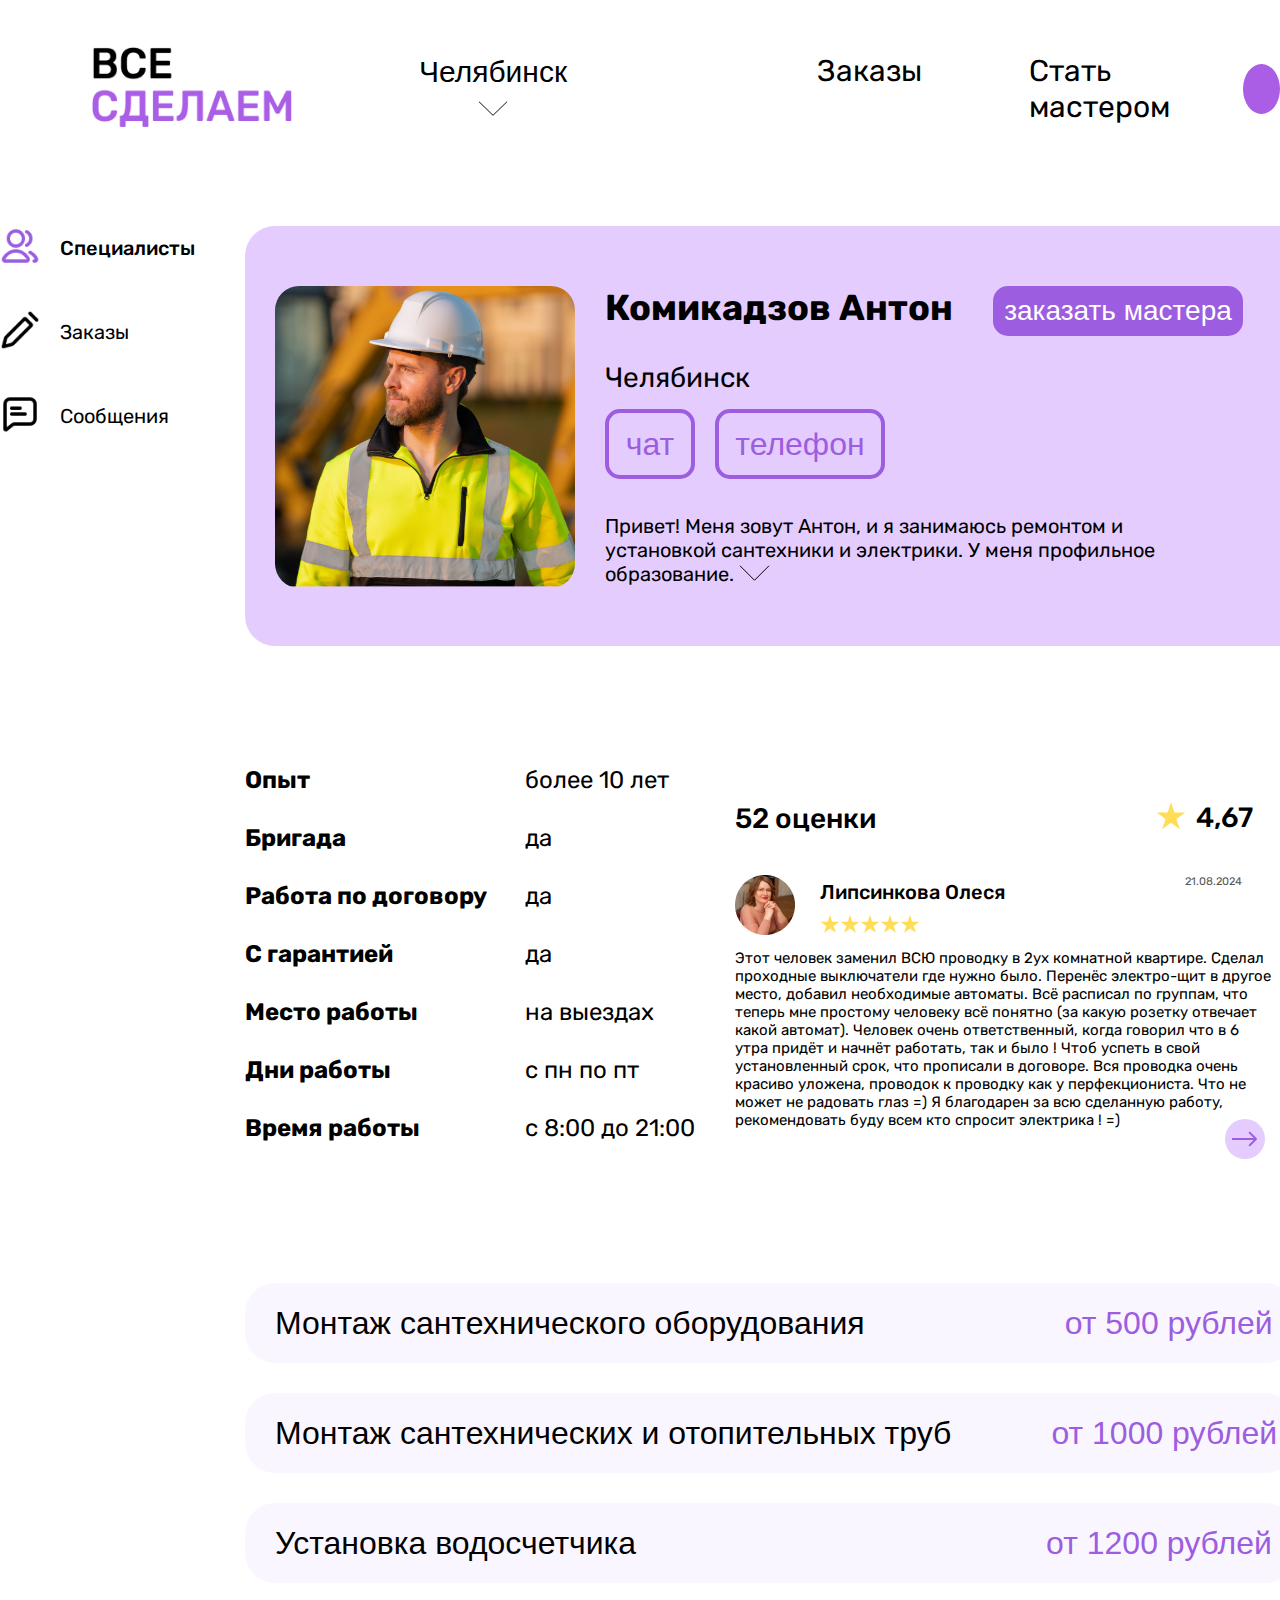
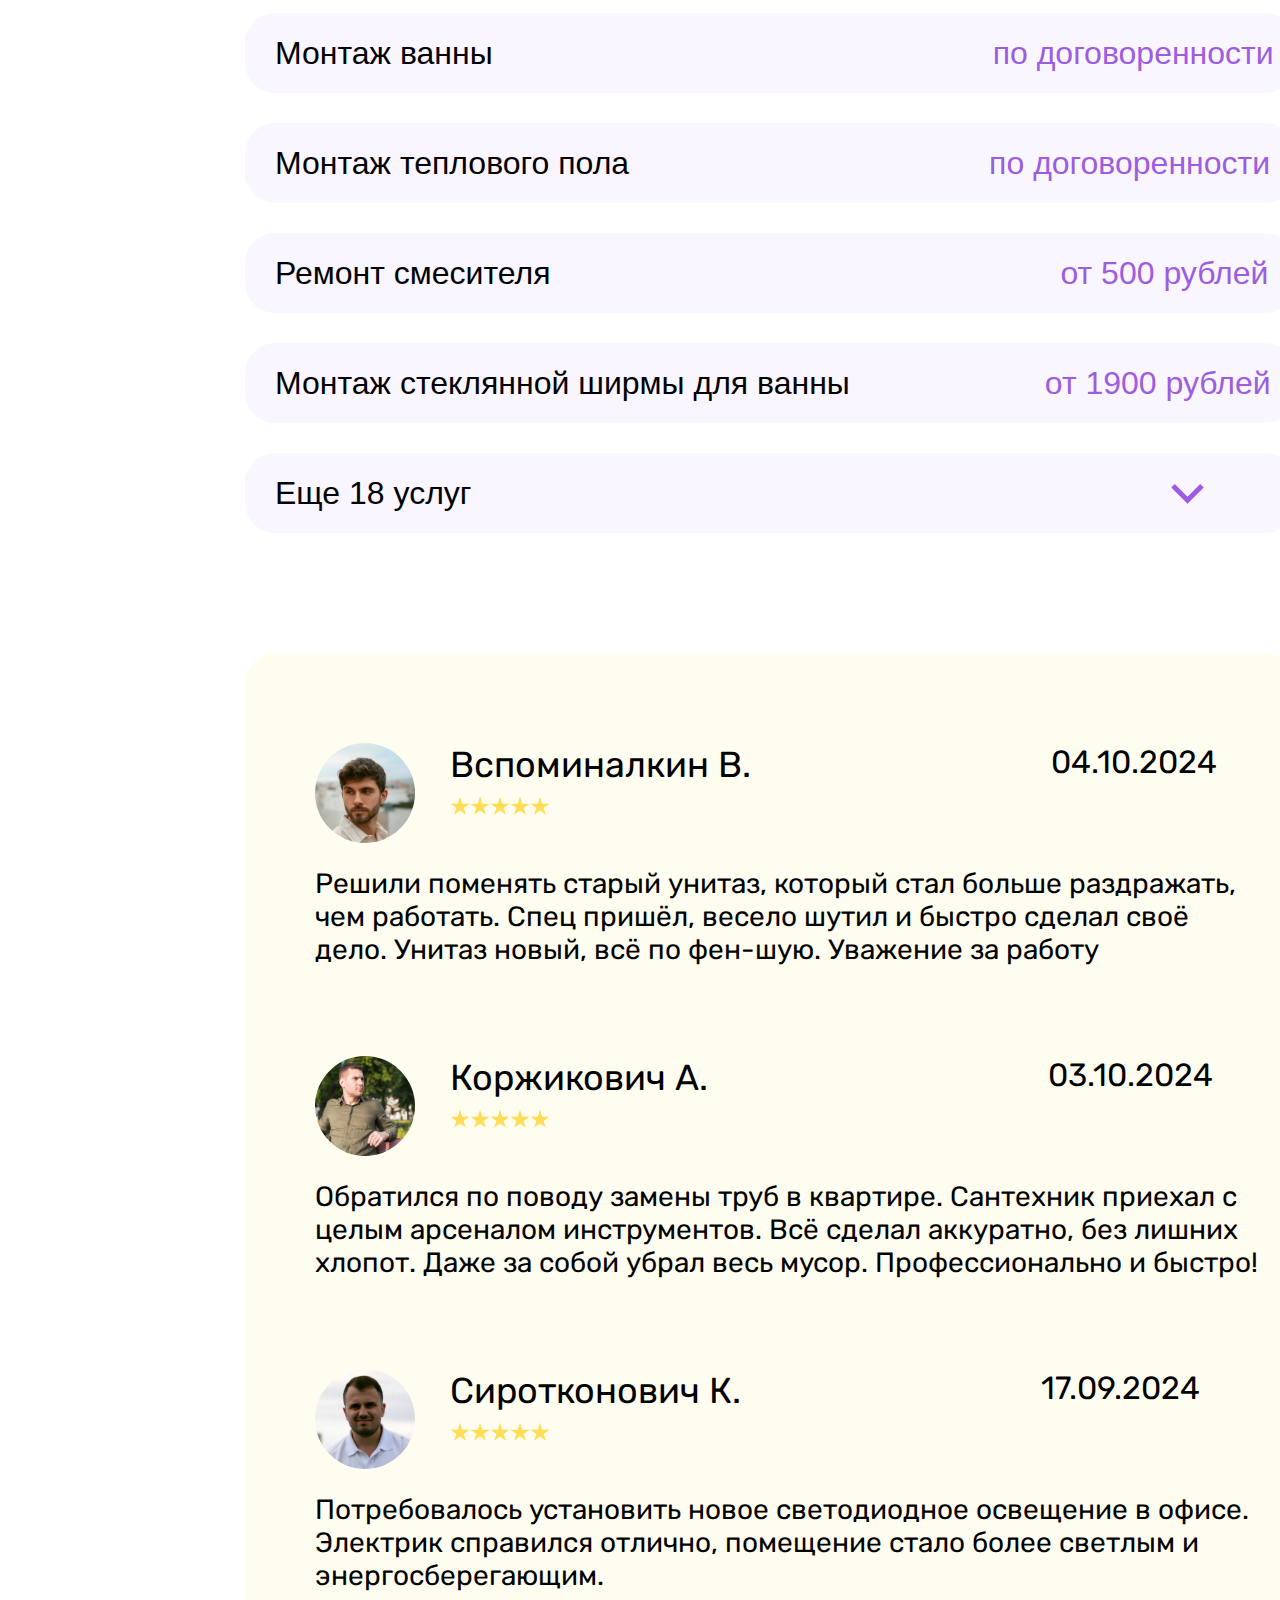
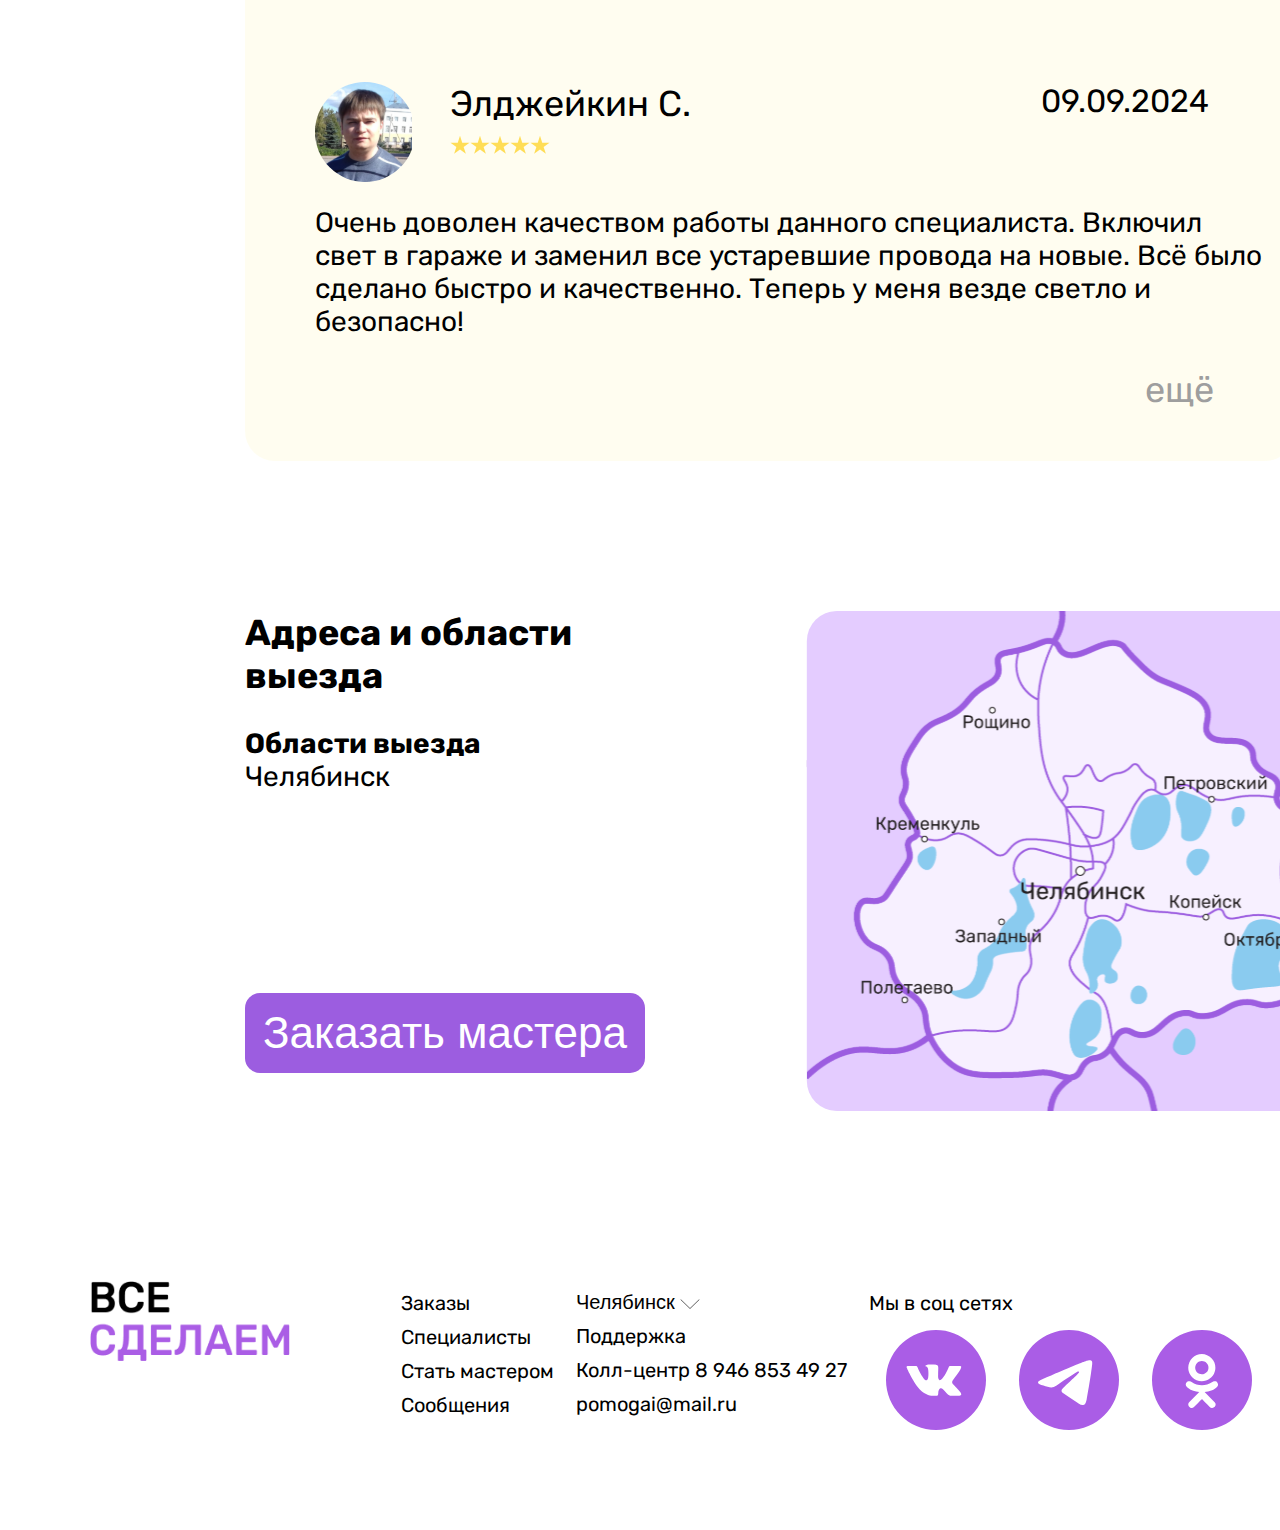
<file: masters.html>
<!DOCTYPE html>
<html lang="ru">
<head>
    <meta charset="UTF-8">
    <meta name="viewport" content="width=device-width, initial-scale=1.0">
    <link rel="preconnect" href="https://fonts.googleapis.com">
    <link rel="preconnect" href="https://fonts.gstatic.com" crossorigin>
    <link href="https://fonts.googleapis.com/css2?family=Raleway:ital,wght@0,100..900;1,100..900&family=Rubik:ital,wght@0,300..900;1,300..900&display=swap" rel="stylesheet">
    <link rel="stylesheet" href="css/masters.css">
    <link rel="stylesheet" href="css/all_pages_style.css">
    <title>Личный кабинет</title>
</head>
<body>
    <header>
        <div class="nav_container">
            <div class="logo">
                <a href="index.html"><img src="img/logo.png" alt="logo"></a>
            </div>
            <div class="select_city">
                <button class="dropmenu" onclick="myFunction()">Челябинск <img src="img/down.svg" alt="down"></button>
                <div class="select_city_hidden" id="myDropdown">
                    <a href="#" class="active">Челябинск</a>
                    <a href="#">Москва</a>
                    <a href="#">Екатеринбург</a>
                    <a href="#">Санкт-Петербург</a>
                </div>
            </div>
            <div class="navigation">
                <ul>
                    <li><a href="#">Заказы</a></li>
                    <li class="right_li"><a href="#">Стать мастером</a></li>
                </ul>
            </div>
            <button onclick="document.location='profile.html'" class="circle"></button>
        </div>
    </header>
    <main>
        <div class="max_container">
            <div class="left_container">
                <a href="searchmaster.html">
                    <div class="btn_flex">
                        <div class="img_flex">
                            <img src="img/users.jpg" alt="user">
                        </div>
                        <div class="text_flex use">
                            <p>Специалисты</p>
                        </div>
                    </div>
                </a>
                <a href="tickets.html">
                    <div class="btn_flex top_marg">
                        <div class="img_flex">
                            <img src="img/pencil.jpg" alt="pencil">
                        </div>
                        <div class="text_flex">
                            <p>Заказы</p>
                        </div>
                    </div>
                </a>
                <div class="btn_flex top_marg">
                    <div class="img_flex">
                        <img src="img/message.jpg" alt="message">
                    </div>
                    <div class="text_flex">
                        <p>Сообщения</p>
                    </div>
                </div>
            </div>
            <div class="right_container">
                <div class="block_card_master">
                    <div class="left_img_master">
                        <img src="img/master.svg" alt="master">
                    </div>
                    <div class="right_card_block">
                        <div class="flex_bold_text_btn">
                            <div class="bold_text">
                                <p>Комикадзов Антон</p>
                            </div>
                            <div class="btn_master">
                                <button>заказать мастера</button>
                            </div>
                        </div>
                        <div class="city_text">
                            <p>Челябинск</p>
                        </div>
                        <div class="btn_chat_telephone">
                            <div class="chat">
                                <button>чат</button>
                            </div>
                            <div class="telephone">
                                <button>телефон</button>
                            </div>
                        </div>
                        <div class="text_description">
                            <p>Привет! Меня зовут Антон, и я занимаюсь ремонтом и установкой сантехники и электрики. У меня профильное образование. <img src="img/down.svg" alt="down"></p>
                        </div>
                    </div>
                </div>
                <div class="comment_info">
                    <div class="info_text">
                        <div class="flex_info_text">
                            <div class="info">
                                <p>Опыт</p>
                            </div>
                            <div class="info_otvet">
                                <p>более 10 лет</p>
                            </div>
                        </div>
                        <div class="flex_info_text">
                            <div class="info">
                                <p>Бригада</p>
                            </div>
                            <div class="info_otvet">
                                <p>да</p>
                            </div>
                        </div>
                        <div class="flex_info_text">
                            <div class="info">
                                <p>Работа по договору</p>
                            </div>
                            <div class="info_otvet">
                                <p>да</p>
                            </div>
                        </div>
                        <div class="flex_info_text">
                            <div class="info">
                                <p>С гарантией</p>
                            </div>
                            <div class="info_otvet">
                                <p>да</p>
                            </div>
                        </div>
                        <div class="flex_info_text">
                            <div class="info">
                                <p>Место работы</p>
                            </div>
                            <div class="info_otvet">
                                <p>на выездах</p>
                            </div>
                        </div>
                        <div class="flex_info_text">
                            <div class="info">
                                <p>Дни работы</p>
                            </div>
                            <div class="info_otvet">
                                <p>с пн по пт</p>
                            </div>
                        </div>
                        <div class="flex_info_text">
                            <div class="info">
                                <p>Время работы</p>
                            </div>
                            <div class="info_otvet">
                                <p>с 8:00 до 21:00</p>
                            </div>
                        </div>
                    </div>
                    <div class="comment_text">
                        <div class="flex_master_score">
                            <div class="score_comment_text">
                                <p>52 оценки</p>
                            </div>
                            <div class="total_score_master">
                                <div class="star_img">
                                    <img src="img/stars.svg" alt="stars">
                                </div>
                                <div class="total_text">
                                    <p>4,67</p>
                                </div>
                            </div>
                        </div>
                        <div class="photo_comments_top">
                            <div class="img_name">
                                <div class="img_com">
                                    <img src="img/comment.jpg" alt="photo1">
                                </div>
                                <div class="name_com_star">
                                    <div class="text_name_com">
                                        <p>Липсинкова Олеся</p>
                                    </div>
                                    <div class="stars_com">
                                        <img src="img/stars.svg" alt="star">
                                        <img src="img/stars.svg" alt="star">
                                        <img src="img/stars.svg" alt="star">
                                        <img src="img/stars.svg" alt="star">
                                        <img src="img/stars.svg" alt="star">
                                    </div>
                                </div>
                            </div>
                            <div class="date_text_right_com">
                                <p>21.08.2024</p>
                            </div>
                        </div>
                        <div class="text_comments_top">
                            <p>Этот человек заменил ВСЮ проводку в 2ух комнатной квартире. Сделал проходные выключатели где нужно было. Перенёс электро-щит в другое место, добавил необходимые автоматы. Всё расписал по группам, что теперь мне простому человеку всё понятно (за какую розетку отвечает какой автомат). Человек очень ответственный, когда говорил что в 6 утра придёт и начнёт работать, так и было ! Чтоб успеть в свой установленный срок, что прописали в договоре. Вся проводка очень красиво уложена, проводок к проводку как у перфекциониста. Что не может не радовать глаз =) Я благодарен за всю сделанную работу, рекомендовать буду всем кто спросит электрика ! =)</p>
                        </div>
                        <div class="btn_next">
                            <img src="img/next.svg" alt="next">
                        </div>
                    </div>
                </div>
                <div class="btn_select_condition">
                    <div class="btn_select first">
                        <button><p>Монтаж сантехнического оборудования</p><span>от 500 рублей</span></button>
                    </div>
                    <div class="btn_select odin">
                        <button><p>Монтаж сантехнических и отопительных труб</p><span>от 1000 рублей</span></button>
                    </div>
                    <div class="btn_select dva">
                        <button><p>Установка водосчетчика</p><span>от 1200 рублей</span></button>
                    </div>
                    <div class="btn_select tri">
                        <button><p>Монтаж ванны</p><span>по договоренности</span></button>
                    </div>
                    <div class="btn_select chet">
                        <button><p>Монтаж теплового пола</p><span>по договоренности</span></button>
                    </div>
                    <div class="btn_select piat">
                        <button><p>Ремонт смесителя</p><span>от 500 рублей</span></button>
                    </div>
                    <div class="btn_select six">
                        <button><p>Монтаж стеклянной ширмы для ванны</p><span>от 1900 рублей</span></button>
                    </div>
                    <div class="btn_select seven">
                        <button><p>Еще 18 услуг</p><img src="img/dowm_uslugi.svg" alt="drop"></button>
                    </div>
                </div>
                <div class="comment_down">
                    <div class="all_comm">
                        <div class="comment">
                            <div class="photo_com_down">
                                <img src="img/img_com_down.svg" alt="author">
                            </div>
                            <div class="name_stars_down">
                                <div class="name_com">
                                    <p>Вспоминалкин В.</p>
                                </div>
                                <div class="stars_com">
                                    <img src="img/stars.svg" alt="stars">
                                    <img src="img/stars.svg" alt="stars">
                                    <img src="img/stars.svg" alt="stars">
                                    <img src="img/stars.svg" alt="stars">
                                    <img src="img/stars.svg" alt="stars">
                                </div>
                            </div>
                            <div class="date_com_down data1">
                                <p>04.10.2024</p>
                            </div>
                        </div>
                        <div class="text_down_comment">
                            <p>Решили поменять старый унитаз, который стал больше раздражать, чем работать. Спец пришёл, весело шутил и быстро сделал своё дело. Унитаз новый, всё по фен-шую. Уважение за работу</p>
                        </div>
                    </div>
                    <div class="all_comm">
                        <div class="comment">
                            <div class="photo_com_down">
                                <img src="img/img_com_down2.svg" alt="author">
                            </div>
                            <div class="name_stars_down">
                                <div class="name_com">
                                    <p>Коржикович А.</p>
                                </div>
                                <div class="stars_com">
                                    <img src="img/stars.svg" alt="stars">
                                    <img src="img/stars.svg" alt="stars">
                                    <img src="img/stars.svg" alt="stars">
                                    <img src="img/stars.svg" alt="stars">
                                    <img src="img/stars.svg" alt="stars">
                                </div>
                            </div>
                            <div class="date_com_down data2">
                                <p>03.10.2024</p>
                            </div>
                        </div>
                        <div class="text_down_comment">
                            <p>Обратился по поводу замены труб в квартире. Сантехник приехал с целым арсеналом инструментов. Всё сделал аккуратно, без лишних хлопот. Даже за собой убрал весь мусор. Профессионально и быстро!</p>
                        </div>
                    </div>
                    <div class="all_comm">
                        <div class="comment">
                            <div class="photo_com_down">
                                <img src="img/img_com_down3.svg" alt="author">
                            </div>
                            <div class="name_stars_down">
                                <div class="name_com">
                                    <p>Сиротконович К.</p>
                                </div>
                                <div class="stars_com">
                                    <img src="img/stars.svg" alt="stars">
                                    <img src="img/stars.svg" alt="stars">
                                    <img src="img/stars.svg" alt="stars">
                                    <img src="img/stars.svg" alt="stars">
                                    <img src="img/stars.svg" alt="stars">
                                </div>
                            </div>
                            <div class="date_com_down data3">
                                <p>17.09.2024</p>
                            </div>
                        </div>
                        <div class="text_down_comment">
                            <p>Потребовалось установить новое светодиодное освещение в офисе. Электрик справился отлично, помещение стало более светлым и энергосберегающим.</p>
                        </div>
                    </div>
                    <div class="all_comm">
                        <div class="comment">
                            <div class="photo_com_down">
                                <img src="img/img_com_down4.svg" alt="author">
                            </div>
                            <div class="name_stars_down">
                                <div class="name_com">
                                    <p>Элджейкин С.</p>
                                </div>
                                <div class="stars_com">
                                    <img src="img/stars.svg" alt="stars">
                                    <img src="img/stars.svg" alt="stars">
                                    <img src="img/stars.svg" alt="stars">
                                    <img src="img/stars.svg" alt="stars">
                                    <img src="img/stars.svg" alt="stars">
                                </div>
                            </div>
                            <div class="date_com_down data4">
                                <p>09.09.2024</p>
                            </div>
                        </div>
                        <div class="text_down_comment">
                            <p>Очень доволен качеством работы данного специалиста. Включил свет в гараже и заменил все устаревшие провода на новые. Всё было сделано быстро и качественно. Теперь у меня везде светло и безопасно!</p>
                        </div>
                        <div class="btn_text_down_com">
                            <a href="#">ещё</a>
                        </div>
                    </div>
                </div>
                <div class="last_container">
                    <div class="adress_btn">
                        <div class="adress_text">
                            <p>Адреса и области выезда</p>
                        </div>
                        <div class="oblast">
                            <p>Области выезда</p>
                        </div>
                        <div class="name_city">
                            <p>Челябинск</p>
                        </div>
                        <div class="btn_last">
                            <button>Заказать мастера</button>
                        </div>
                    </div>
                    <div class="block_maps">
                        <img src="img/fon_maps.svg" alt="map">
                    </div>
                </div>
            </div>
        </div>
    </main>
    <footer>
        <div class="footer_container">
            <div class="logo">
                <a href="index.html"><img src="img/logo.png" alt="logo"></a>
            </div>
            <div class="flex_container_footer">
                <div class="elems_footer">
                    <p>Заказы</p>
                    <p>Специалисты</p>
                    <p>Стать мастером</p>
                    <p>Сообщения</p>
                </div>
                <div class="elems_footer">
                    <button class="dropmenu2" onclick="myFunction2()">Челябинск <img src="img/down.svg" alt="down"></button>
                    <div class="select_city_hidden2" id="myDropdown2">
                        <a href="#" class="active">Челябинск</a>
                        <a href="#">Москва</a>
                        <a href="#">Екатеринбург</a>
                        <a href="#">Санкт-Петербург</a>
                    </div>
                    <p>Поддержка</p>
                    <p>Колл-центр 8 946 853 49 27</p>
                    <p>pomogai@mail.ru</p>
                </div>
                <div class="elems_footer">
                    <p>Мы в соц сетях</p>
                    <div class="social_link">
                        <div class="social">
                            <a href="#"><img src="img/vk.svg" alt="vk"></a>
                        </div>
                        <div class="social">
                            <a href="#"><img src="img/tg.svg" alt="tg"></a>
                        </div>
                        <div class="social">
                            <a href="#"><img src="img/ok.svg" alt="ok"></a>
                        </div>
                    </div>
                </div>
            </div>
        </div>
    </footer>
    <script src="js/js.js"></script>
</body>
</html>
</file>
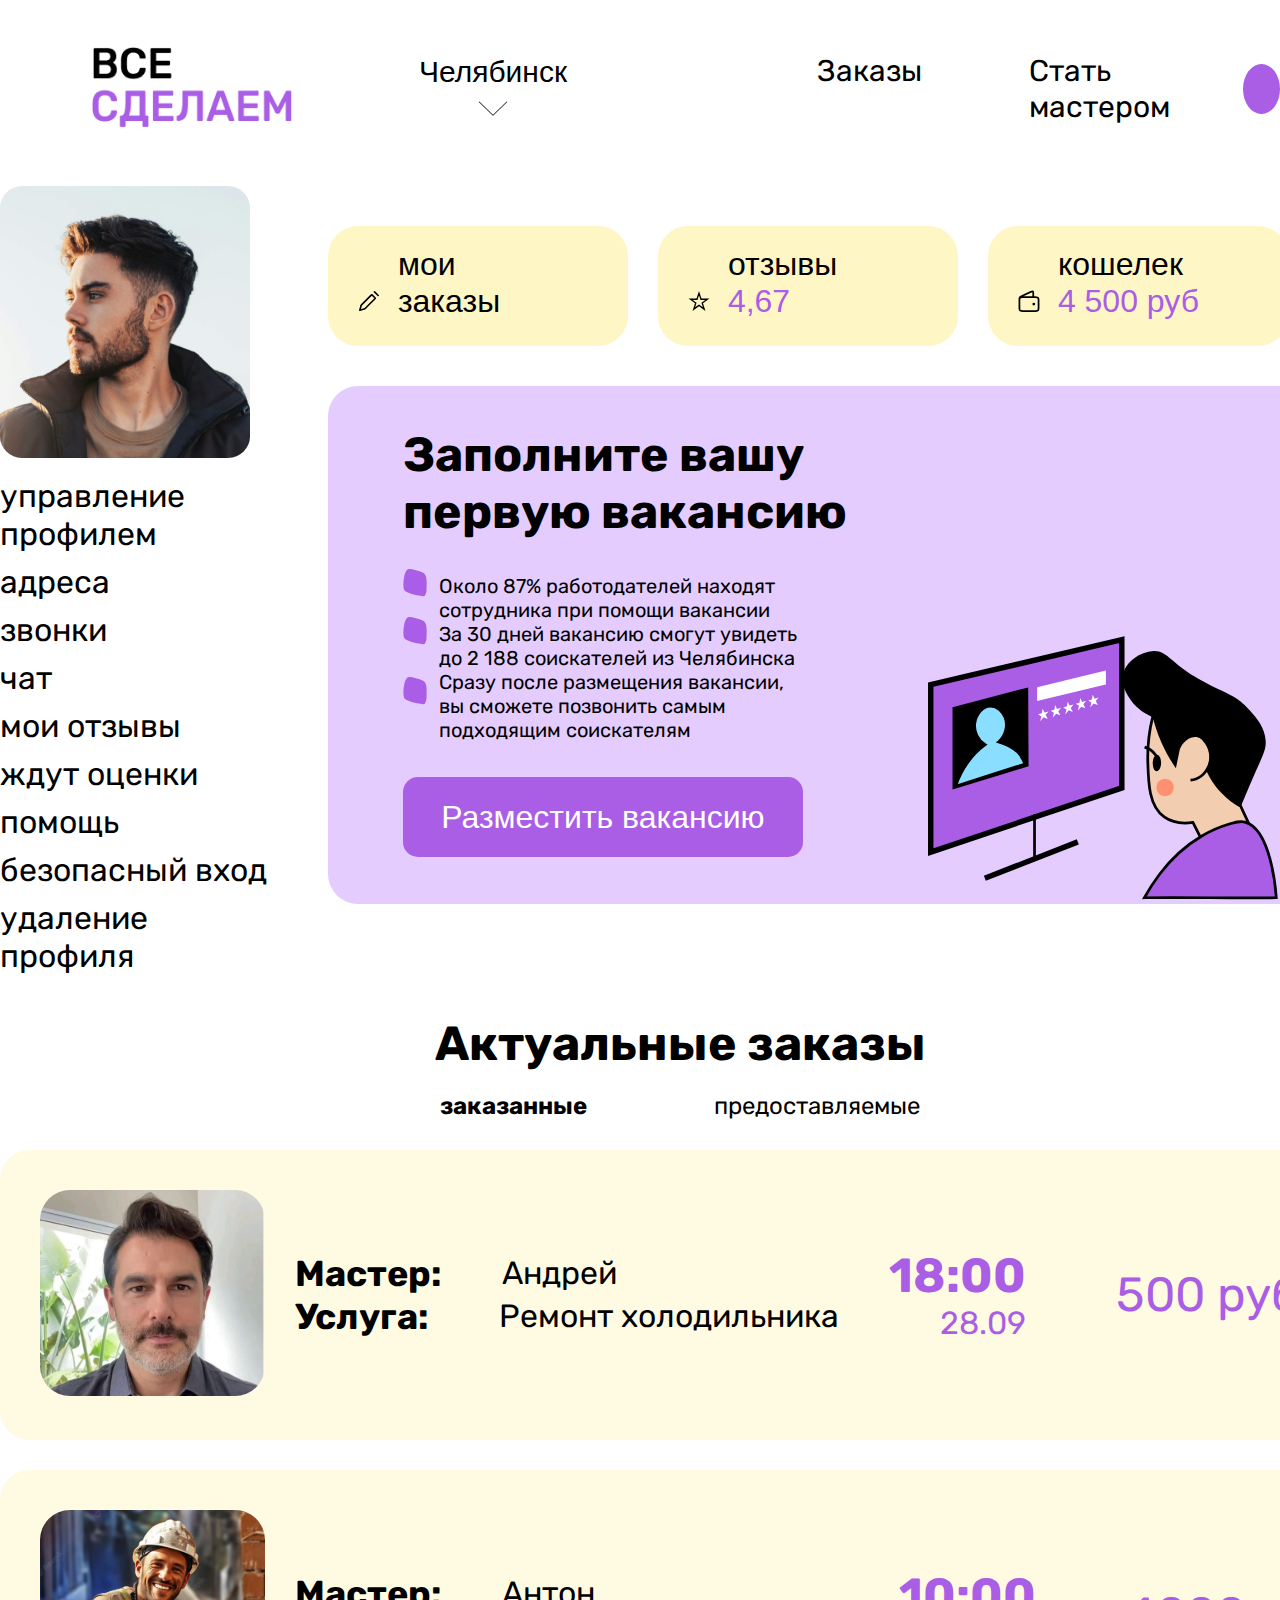
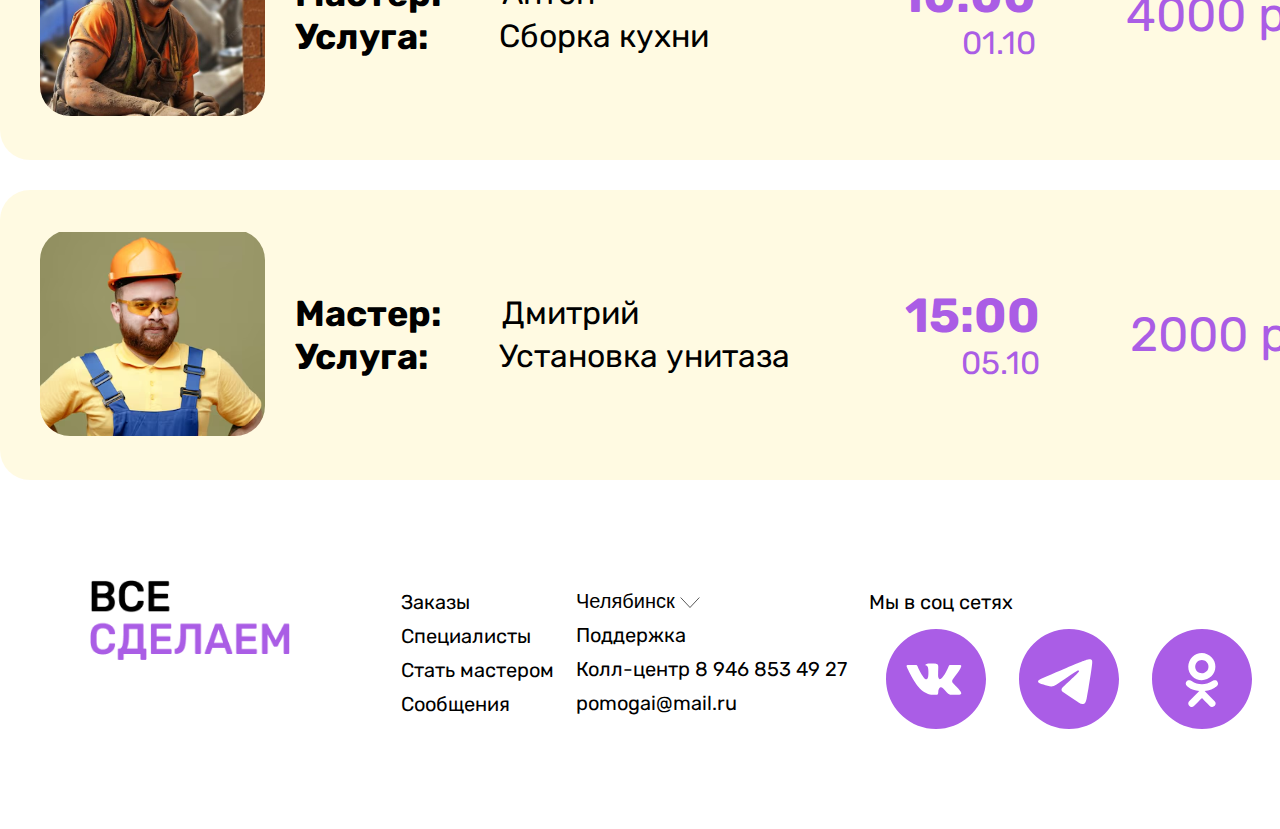
<file: profile.html>
<!DOCTYPE html>
<html lang="ru">
<head>
    <meta charset="UTF-8">
    <meta name="viewport" content="width=device-width, initial-scale=1.0">
    <link rel="preconnect" href="https://fonts.googleapis.com">
    <link rel="preconnect" href="https://fonts.gstatic.com" crossorigin>
    <link href="https://fonts.googleapis.com/css2?family=Raleway:ital,wght@0,100..900;1,100..900&family=Rubik:ital,wght@0,300..900;1,300..900&display=swap" rel="stylesheet">
    <link rel="stylesheet" href="css/profile.css">
    <link rel="stylesheet" href="css/all_pages_style.css">
    <title>Личный кабинет</title>
</head>
<body>
    <header>
        <div class="nav_container">
            <div class="logo">
                <a href="index.html"><img src="img/logo.png" alt="logo"></a>
            </div>
            <div class="select_city">
                <button class="dropmenu" onclick="myFunction()">Челябинск <img src="img/down.svg" alt="down"></button>
                <div class="select_city_hidden" id="myDropdown">
                    <a href="#" class="active">Челябинск</a>
                    <a href="#">Москва</a>
                    <a href="#">Екатеринбург</a>
                    <a href="#">Санкт-Петербург</a>
                </div>
            </div>
            <div class="navigation">
                <ul>
                    <li><a href="#">Заказы</a></li>
                    <li class="right_li"><a href="#">Стать мастером</a></li>
                </ul>
            </div>
            <button onclick="document.location='profile.html'" class="circle"></button>
        </div>
    </header>
    <main>
        <div class="photo_link_vacancy">
            <div class="photo_link">
                <div class="photo">
                    <img src="img/photo_profile.svg" alt="photo">
                </div>
                <div class="links">
                    <div class="link">
                        <a href="#">управление профилем</a>
                    </div>
                    <div class="link">
                        <a href="#">адреса</a>
                    </div>
                    <div class="link">
                        <a href="#">звонки</a>
                    </div>
                    <div class="link">
                        <a href="#">чат</a>
                    </div>
                    <div class="link">
                        <a href="#">мои отзывы</a>
                    </div>
                    <div class="link">
                        <a href="#">ждут оценки</a>
                    </div>
                    <div class="link">
                        <a href="#">помощь</a>
                    </div>
                    <div class="link">
                        <a href="#">безопасный вход</a>
                    </div>
                    <div class="link">
                        <a href="#">удаление профиля</a>
                    </div>
                </div>
            </div>
            <div class="vacancy">
                <div class="btn_vacancy">
                    <div class="btn_vc">
                        <button>
                            <img src="img/pencil.svg" alt="pen">
                            <p>мои<br>заказы</p>
                        </button>
                    </div>
                    <div class="btn_vc">
                        <button>
                            <img src="img/star_profile.svg" alt="star">
                            <p>отзывы<br><span>4,67</span></p>
                        </button>
                    </div>
                    <div class="btn_vc">
                        <button>
                            <img src="img/money_profile.svg" alt="money">
                            <p>кошелек<br><span>4 500 руб</span></p>
                        </button>
                    </div>
                </div>
                <div class="create_vacancy_block">
                    <div class="vacancy_block_text">
                        <div class="title_text_vacancy">
                            <p>Заполните вашу первую вакансию</p>
                        </div>
                        <div class="ul_vacancy">
                            <div class="flex_ul_text">
                                <img src="img/2.svg" alt="li">
                                <p>Около 87% работодателей находят сотрудника при помощи вакансии</p>
                            </div>
                            <div class="flex_ul_text">
                                <img src="img/2.svg" alt="li">
                                <p>За 30 дней вакансию смогут увидеть<br>до 2 188 соискателей из Челябинска</p>
                            </div>
                            <div class="flex_ul_text">
                                <img src="img/2.svg" alt="li">
                                <p>Сразу после размещения вакансии, вы сможете позвонить самым подходящим соискателям</p>
                            </div>
                        </div>
                        <div class="btn_add_vacancy">
                            <button>Разместить вакансию</button>
                        </div>
                    </div>
                    <div class="vacancy_block_img">
                        <img src="img/people_profile.svg" alt="people">
                    </div>
                </div>
            </div>
        </div>
        <div class="actual_seller">
            <div class="title_text">
                <p>Актуальные заказы</p>
            </div>
            <div class="select_text">
                <p>заказанные</p>
                <p>предоставляемые</p>
            </div>
            <div class="block_active_seller">
                <div class="img_seller">
                    <img src="img/master1.svg" alt="photo">
                </div>
                <div class="name_service">
                    <div class="name">
                        <p class="bold_text mast">Мастер:</p>
                        <p>Андрей</p>
                    </div>
                    <div class="service">
                        <p class="bold_text serv">Услуга:</p>
                        <p>Ремонт холодильника</p>
                    </div>
                </div>
                <div class="time_date">
                    <div class="time">
                        <p>18:00</p>
                    </div>
                    <div class="date">
                        <p>28.09</p>
                    </div>
                </div>
                <div class="price">
                    <p>500 руб</p>
                </div>
            </div>
            <div class="block_active_seller">
                <div class="img_seller">
                    <img src="img/master2.svg" alt="photo">
                </div>
                <div class="name_service">
                    <div class="name">
                        <p class="bold_text mast">Мастер:</p>
                        <p>Антон</p>
                    </div>
                    <div class="service">
                        <p class="bold_text serv">Услуга:</p>
                        <p>Сборка кухни</p>
                    </div>
                </div>
                <div class="time_date dva">
                    <div class="time">
                        <p>10:00</p>
                    </div>
                    <div class="date">
                        <p>01.10</p>
                    </div>
                </div>
                <div class="price">
                    <p>4000 руб</p>
                </div>
            </div>
            <div class="block_active_seller">
                <div class="img_seller">
                    <img src="img/master3.svg" alt="photo">
                </div>
                <div class="name_service">
                    <div class="name">
                        <p class="bold_text mast">Мастер:</p>
                        <p>Дмитрий</p>
                    </div>
                    <div class="service">
                        <p class="bold_text serv">Услуга:</p>
                        <p>Установка унитаза</p>
                    </div>
                </div>
                <div class="time_date tri">
                    <div class="time">
                        <p>15:00</p>
                    </div>
                    <div class="date">
                        <p>05.10</p>
                    </div>
                </div>
                <div class="price">
                    <p>2000 руб</p>
                </div>
            </div>
        </div>
    </main>
    <footer>
        <div class="footer_container">
            <div class="logo">
                <img src="img/logo.png" alt="logo">
            </div>
            <div class="flex_container_footer">
                <div class="elems_footer">
                    <p>Заказы</p>
                    <p>Специалисты</p>
                    <p>Стать мастером</p>
                    <p>Сообщения</p>
                </div>
                <div class="elems_footer">
                    <button class="dropmenu2" onclick="myFunction2()">Челябинск <img src="img/down.svg" alt="down"></button>
                    <div class="select_city_hidden2" id="myDropdown2">
                        <a href="#" class="active">Челябинск</a>
                        <a href="#">Москва</a>
                        <a href="#">Екатеринбург</a>
                        <a href="#">Санкт-Петербург</a>
                    </div>
                    <p>Поддержка</p>
                    <p>Колл-центр 8 946 853 49 27</p>
                    <p>pomogai@mail.ru</p>
                </div>
                <div class="elems_footer">
                    <p>Мы в соц сетях</p>
                    <div class="social_link">
                        <div class="social">
                            <a href="#"><img src="img/vk.svg" alt="vk"></a>
                        </div>
                        <div class="social">
                            <a href="#"><img src="img/tg.svg" alt="tg"></a>
                        </div>
                        <div class="social">
                            <a href="#"><img src="img/ok.svg" alt="ok"></a>
                        </div>
                    </div>
                </div>
            </div>
        </div>
    </footer>
    <script src="js/js.js"></script>
</body>
</html>
</file>
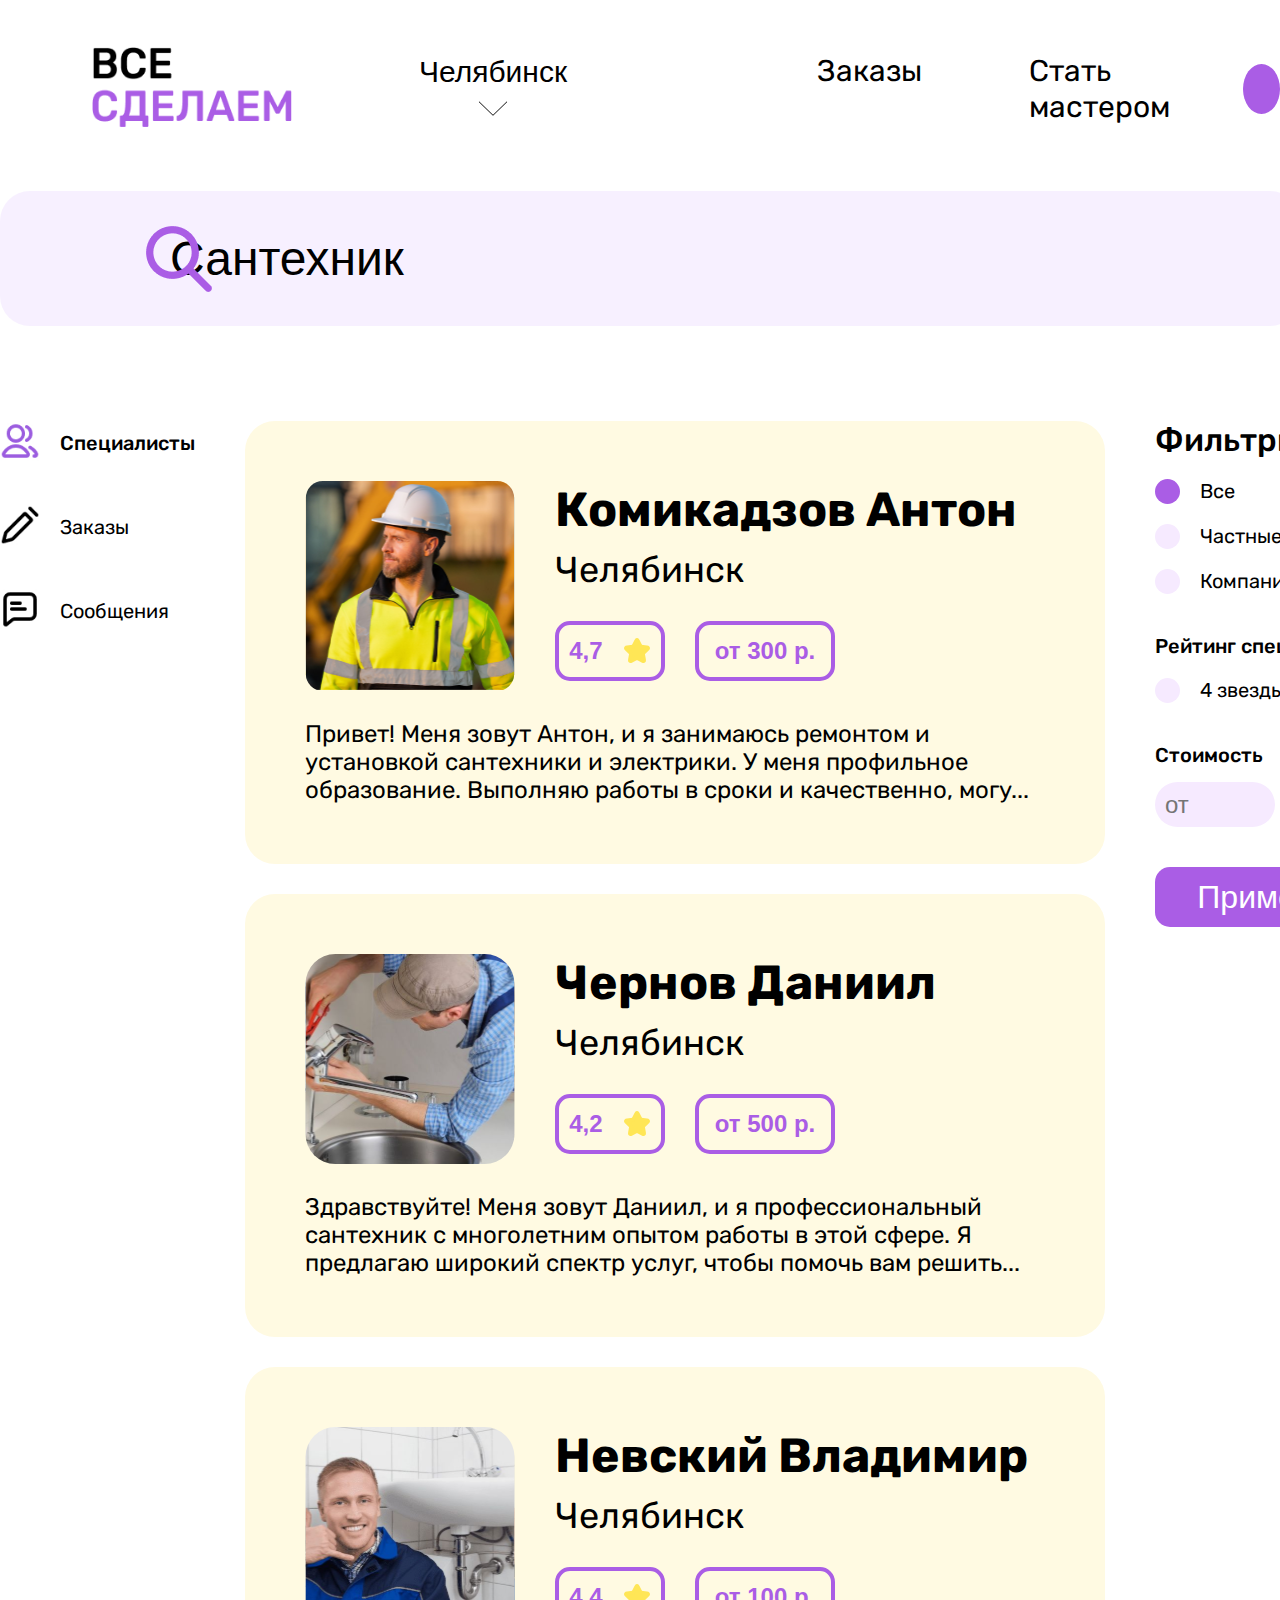
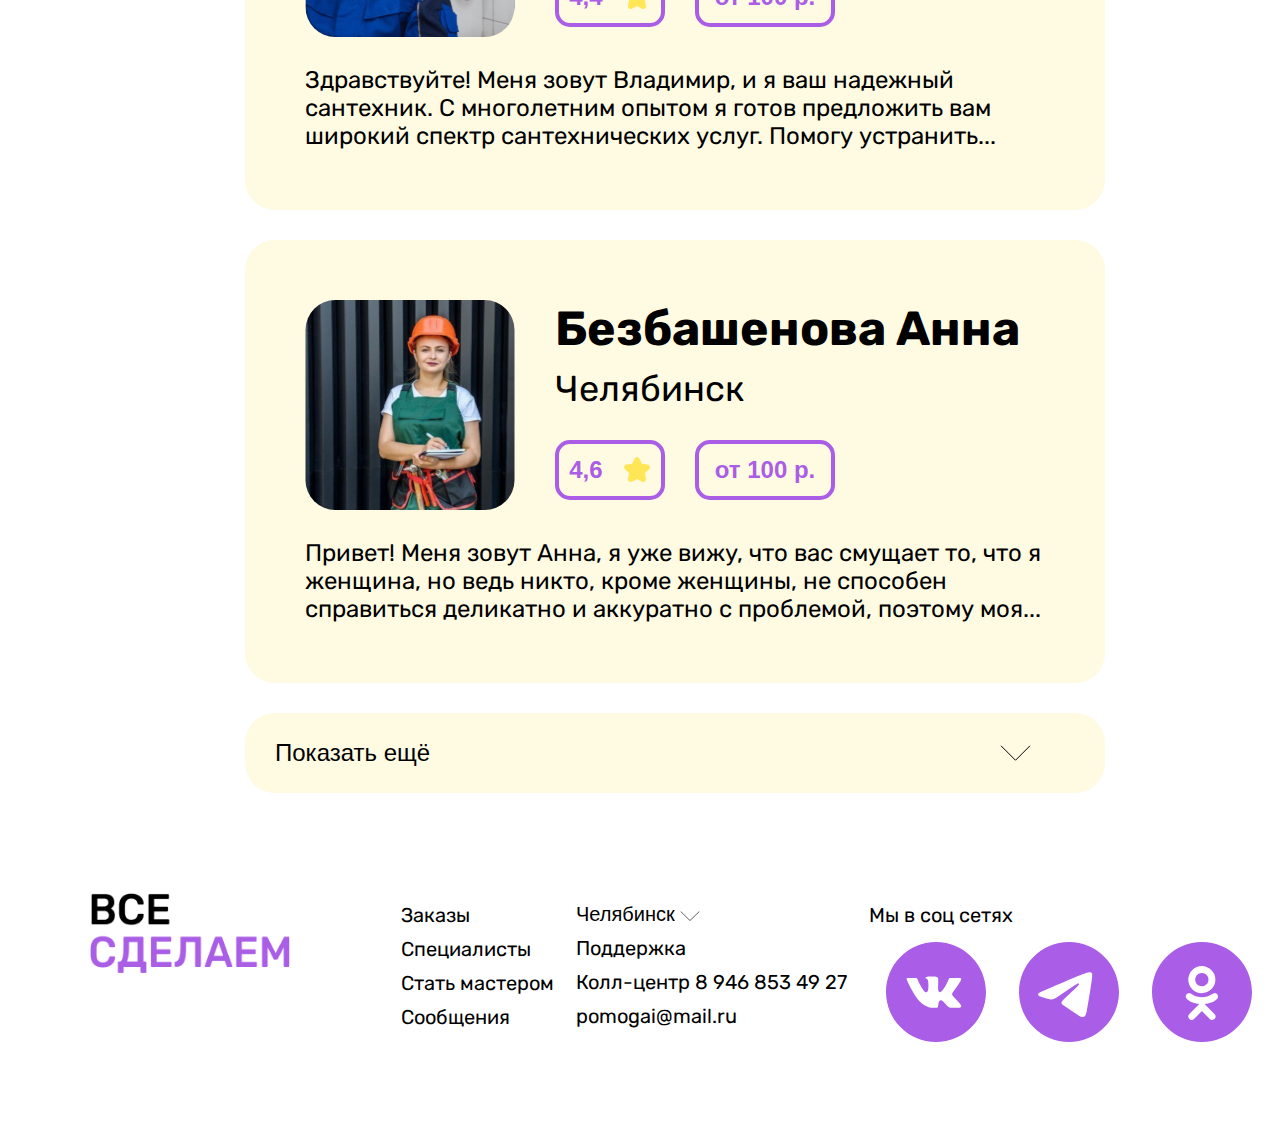
<file: searchmaster.html>
<!DOCTYPE html>
<html lang="ru">
<head>
    <meta charset="UTF-8">
    <meta name="viewport" content="width=device-width, initial-scale=1.0">
    <link rel="preconnect" href="https://fonts.googleapis.com">
    <link rel="preconnect" href="https://fonts.gstatic.com" crossorigin>
    <link href="https://fonts.googleapis.com/css2?family=Raleway:ital,wght@0,100..900;1,100..900&family=Rubik:ital,wght@0,300..900;1,300..900&display=swap" rel="stylesheet">
    <link rel="stylesheet" href="css/searchpage.css">
    <link rel="stylesheet" href="css/all_pages_style.css">
    <title>Личный кабинет</title>
</head>
<body>
    <header>
        <div class="nav_container">
            <div class="logo">
                <a href="index.html"><img src="img/logo.png" alt="logo"></a>
            </div>
            <div class="select_city">
                <button class="dropmenu" onclick="myFunction()">Челябинск <img src="img/down.svg" alt="down"></button>
                <div class="select_city_hidden" id="myDropdown">
                    <a href="#" class="active">Челябинск</a>
                    <a href="#">Москва</a>
                    <a href="#">Екатеринбург</a>
                    <a href="#">Санкт-Петербург</a>
                </div>
            </div>
            <div class="navigation">
                <ul>
                    <li><a href="#">Заказы</a></li>
                    <li class="right_li"><a href="#">Стать мастером</a></li>
                </ul>
            </div>
            <button onclick="document.location='profile.html'" class="circle"></button>
        </div>
    </header>
    <main>
        <div class="search_input_bar">
            <img src="img/search.png" alt="search">
            <input type="text" value="Сантехник">
        </div>
        <div class="max_container">
            <div class="left_container">
                <a href="#">
                    <div class="btn_flex">
                        <div class="img_flex">
                            <img src="img/users.jpg" alt="user">
                        </div>
                        <div class="text_flex use">
                            <p>Специалисты</p>
                        </div>
                    </div>
                </a>
                <a href="tickets.html">
                    <div class="btn_flex top_marg">
                        <div class="img_flex">
                            <img src="img/pencil.jpg" alt="pencil">
                        </div>
                        <div class="text_flex">
                            <p>Заказы</p>
                        </div>
                    </div>
                </a>
                <div class="btn_flex top_marg">
                    <div class="img_flex">
                        <img src="img/message.jpg" alt="message">
                    </div>
                    <div class="text_flex">
                        <p>Сообщения</p>
                    </div>
                </div>
            </div>
            <div class="right_container">
                <div class="card">
                    <a href="masters.html">
                        <div class="block_card_master">
                            <div class="left_img_master">
                                <img src="img/master.svg" alt="master">
                            </div>
                            <div class="right_card_block">
                                <div class="flex_bold_text_btn">
                                    <div class="bold_text">
                                        <p>Комикадзов Антон</p>
                                    </div>
                                </div>
                                <div class="city_text">
                                    <p>Челябинск</p>
                                </div>
                                <div class="btn_chat_telephone">
                                    <div class="chat">
                                        <button>4,7<img src="img/search_stars.svg" alt="star"></button>
                                    </div>
                                    <div class="telephone">
                                        <button>от 300 р.</button>
                                    </div>
                                </div>
                            </div>
                        </div>
                        <div class="text_description">
                            <p>Привет! Меня зовут Антон, и я занимаюсь ремонтом и установкой сантехники и электрики. У меня профильное образование. Выполняю работы в сроки и качественно, могу...</p>
                        </div>
                    </a>
                </div>
                <div class="card otstup">
                    <a href="masters.html">
                        <div class="block_card_master">
                            <div class="left_img_master">
                                <img src="img/daniil.svg" alt="master">
                            </div>
                            <div class="right_card_block">
                                <div class="flex_bold_text_btn">
                                    <div class="bold_text">
                                        <p>Чернов Даниил</p>
                                    </div>
                                </div>
                                <div class="city_text">
                                    <p>Челябинск</p>
                                </div>
                                <div class="btn_chat_telephone">
                                    <div class="chat">
                                        <button>4,2<img src="img/search_stars.svg" alt="star"></button>
                                    </div>
                                    <div class="telephone">
                                        <button>от 500 р.</button>
                                    </div>
                                </div>
                            </div>
                        </div>
                        <div class="text_description">
                            <p>Здравствуйте! Меня зовут Даниил, и я профессиональный сантехник с многолетним опытом работы в этой сфере. Я предлагаю широкий спектр услуг, чтобы помочь вам решить...</p>
                        </div>
                    </a>
                </div>
                <div class="card otstup">
                    <a href="masters.html">
                        <div class="block_card_master">
                            <div class="left_img_master">
                                <img src="img/vladimir.svg" alt="master">
                            </div>
                            <div class="right_card_block">
                                <div class="flex_bold_text_btn">
                                    <div class="bold_text">
                                        <p>Невский Владимир</p>
                                    </div>
                                </div>
                                <div class="city_text">
                                    <p>Челябинск</p>
                                </div>
                                <div class="btn_chat_telephone">
                                    <div class="chat">
                                        <button>4,4<img src="img/search_stars.svg" alt="star"></button>
                                    </div>
                                    <div class="telephone">
                                        <button>от 100 р.</button>
                                    </div>
                                </div>
                            </div>
                        </div>
                        <div class="text_description">
                            <p>Здравствуйте! Меня зовут Владимир, и я ваш надежный сантехник. С многолетним опытом я готов предложить вам широкий спектр сантехнических услуг. Помогу устранить...</p>
                        </div>
                    </a>
                </div>
                <div class="card otstup">
                    <a href="masters.html">
                        <div class="block_card_master">
                            <div class="left_img_master">
                                <img src="img/anna.svg" alt="master">
                            </div>
                            <div class="right_card_block">
                                <div class="flex_bold_text_btn">
                                    <div class="bold_text">
                                        <p>Безбашенова Анна</p>
                                    </div>
                                </div>
                                <div class="city_text">
                                    <p>Челябинск</p>
                                </div>
                                <div class="btn_chat_telephone">
                                    <div class="chat">
                                        <button>4,6<img src="img/search_stars.svg" alt="star"></button>
                                    </div>
                                    <div class="telephone">
                                        <button>от 100 р.</button>
                                    </div>
                                </div>
                            </div>
                        </div>
                        <div class="text_description">
                            <p>Привет! Меня зовут Анна, я уже вижу, что вас смущает то, что я женщина, но ведь никто, кроме женщины, не способен справиться деликатно и аккуратно с проблемой, поэтому моя...</p>
                        </div>
                    </a>
                </div>
                <div class="btn_show_more">
                    <button>Показать ещё<img src="img/down.svg" alt="down"></button>
                </div>
            </div>
            <div class="filter_container">
                <div class="title_filter">
                    <p>Фильтры</p>
                </div>
                <div class="form">
                    <form action="#">
                        <div class="inputs act">
                            <button></button>
                            <p>Все</p>  
                        </div>
                        <div class="inputs">
                            <button></button> 
                            <p>Частные</p>  
                        </div>
                        <div class="inputs">
                            <button></button>
                            <p>Компании</p>  
                        </div>
                        <div class="raiting_text">
                            <p>Рейтинг специалиста</p>
                            <div class="inputs">
                                <button></button>
                                <p>4 звезды и выше</p>
                            </div>
                        </div>
                        <div class="price_text">
                            <p>Стоимость</p>
                            <div class="price_num">
                                <input type="text" placeholder="от">
                                <input type="text" placeholder="до">
                            </div>
                        </div>
                        <div class="btn_sub">
                            <input type="submit" value="Применить">
                        </div>
                    </form>
                </div>
            </div>
        </div>
    </main>
    <footer>
        <div class="footer_container">
            <div class="logo">
                <a href="index.html"><img src="img/logo.png" alt="logo"></a>
            </div>
            <div class="flex_container_footer">
                <div class="elems_footer">
                    <p>Заказы</p>
                    <p>Специалисты</p>
                    <p>Стать мастером</p>
                    <p>Сообщения</p>
                </div>
                <div class="elems_footer">
                    <button class="dropmenu2" onclick="myFunction2()">Челябинск <img src="img/down.svg" alt="down"></button>
                    <div class="select_city_hidden2" id="myDropdown2">
                        <a href="#" class="active">Челябинск</a>
                        <a href="#">Москва</a>
                        <a href="#">Екатеринбург</a>
                        <a href="#">Санкт-Петербург</a>
                    </div>
                    <p>Поддержка</p>
                    <p>Колл-центр 8 946 853 49 27</p>
                    <p>pomogai@mail.ru</p>
                </div>
                <div class="elems_footer">
                    <p>Мы в соц сетях</p>
                    <div class="social_link">
                        <div class="social">
                            <a href="#"><img src="img/vk.svg" alt="vk"></a>
                        </div>
                        <div class="social">
                            <a href="#"><img src="img/tg.svg" alt="tg"></a>
                        </div>
                        <div class="social">
                            <a href="#"><img src="img/ok.svg" alt="ok"></a>
                        </div>
                    </div>
                </div>
            </div>
        </div>
    </footer>
    <script src="js/js.js"></script>
</body>
</html>
</file>
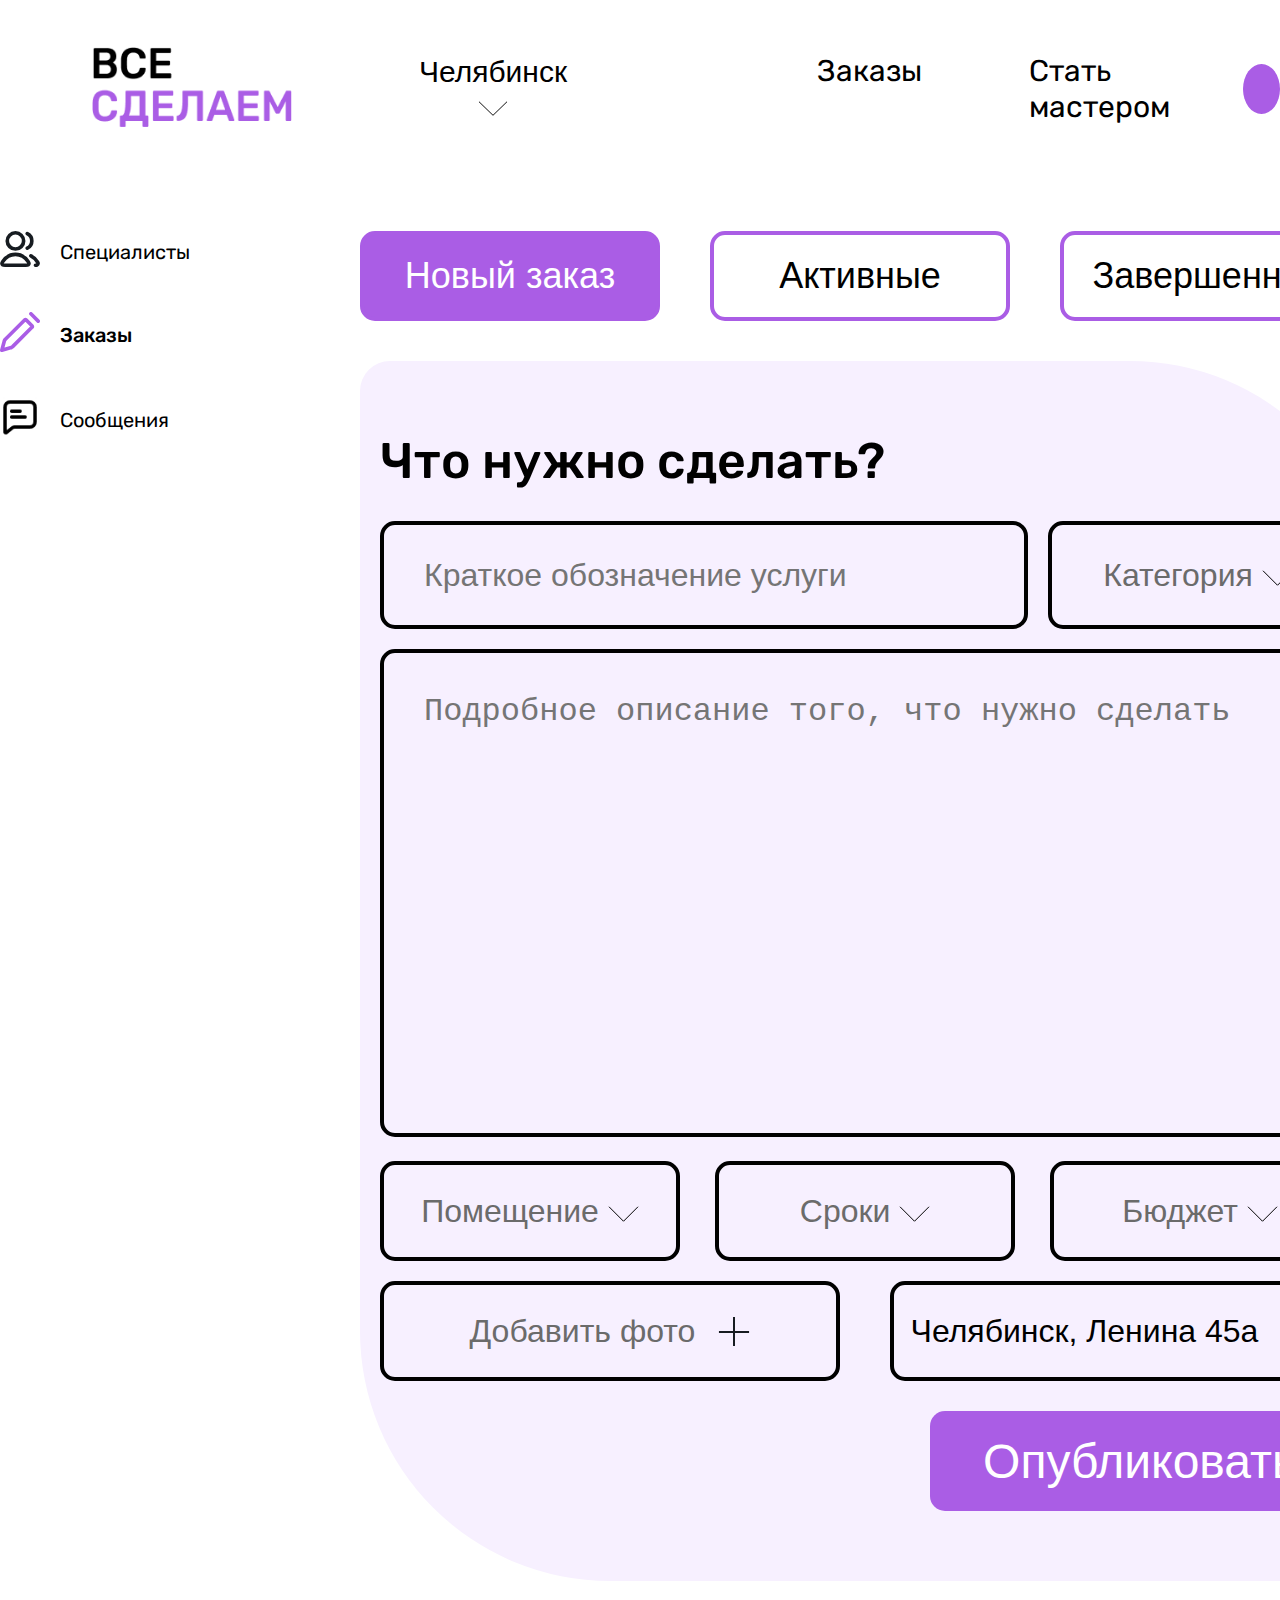
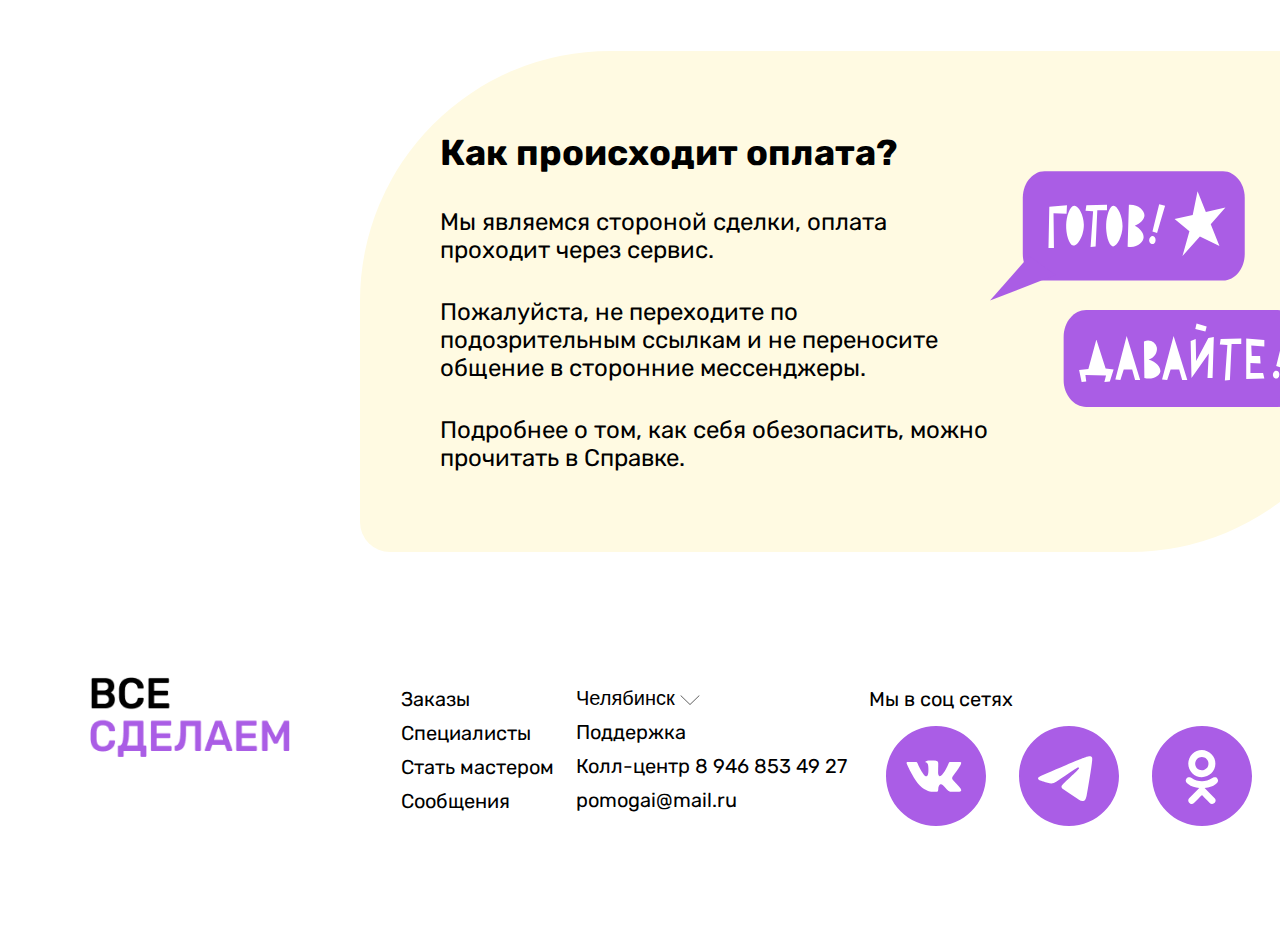
<file: tickets.html>
<!DOCTYPE html>
<html lang="ru">
<head>
    <meta charset="UTF-8">
    <meta name="viewport" content="width=device-width, initial-scale=1.0">
    <link rel="preconnect" href="https://fonts.googleapis.com">
    <link rel="preconnect" href="https://fonts.gstatic.com" crossorigin>
    <link href="https://fonts.googleapis.com/css2?family=Raleway:ital,wght@0,100..900;1,100..900&family=Rubik:ital,wght@0,300..900;1,300..900&display=swap" rel="stylesheet">
    <link rel="stylesheet" href="css/tickets.css">
    <link rel="stylesheet" href="css/all_pages_style.css">
    <title>Заявки</title>
</head>
<body>
    <header>
        <div class="nav_container">
            <div class="logo">
                <a href="index.html"><img src="img/logo.png" alt="logo"></a>
            </div>
            <div class="select_city">
                <button class="dropmenu" onclick="myFunction()">Челябинск <img src="img/down.svg" alt="down"></button>
                <div class="select_city_hidden" id="myDropdown">
                    <a href="#" class="active">Челябинск</a>
                    <a href="#">Москва</a>
                    <a href="#">Екатеринбург</a>
                    <a href="#">Санкт-Петербург</a>
                </div>
            </div>
            <div class="navigation">
                <ul>
                    <li><a href="#">Заказы</a></li>
                    <li class="right_li"><a href="#">Стать мастером</a></li>
                </ul>
            </div>
            <button onclick="document.location='profile.html'" class="circle"></button>
        </div>
    </header>
    <main>
        <div class="max_container">
            <div class="left_container">
                <a href="searchmaster.html">
                    <div class="btn_flex">
                        <div class="img_flex">
                            <img src="img/people_ticket.svg" alt="user">
                        </div>
                        <div class="text_flex">
                            <p>Специалисты</p>
                        </div>
                    </div>
                </a>
                <a href="#">
                    <div class="btn_flex top_marg">
                        <div class="img_flex">
                            <img src="img/pink_pencil.svg" alt="pencil">
                        </div>
                        <div class="text_flex use">
                            <p>Заказы</p>
                        </div>
                    </div>
                </a>
                <div class="btn_flex top_marg">
                    <div class="img_flex">
                        <img src="img/message.jpg" alt="message">
                    </div>
                    <div class="text_flex">
                        <p>Сообщения</p>
                    </div>
                </div>
            </div>
            <div class="right_container">
                <div class="btn_status_orders">
                    <div class="btn_order active_btn_orders">
                        <button>Новый заказ</button>
                    </div>
                    <div class="btn_order">
                        <button>Активные</button>
                    </div>
                    <div class="btn_order">
                        <button>Завершенные</button>
                    </div>
                </div>
                <div class="block_form">
                    <div class="title_text_form">
                        <p>Что нужно сделать?</p>
                    </div>
                    <div class="form">
                        <form action="#">
                            <div class="flex_inputs">
                                <div class="input_uslugi">
                                    <input type="text" placeholder="Краткое обозначение услуги" required>
                                </div>
                                <div class="input_down_category">
                                    <button>Категория <img src="img/down.svg" alt="down"></button>
                                </div>
                            </div>
                            <div class="big_text_input">
                                <textarea name="description" id="description" placeholder="Подробное описание того, что нужно сделать" required></textarea>
                            </div>
                            <div class="flex_inputs rtb_inp">
                                <div class="rtb_input">
                                    <button>Помещение <img src="img/down.svg" alt="down"></button>
                                </div>
                                <div class="rtb_input">
                                    <button>Сроки <img src="img/down.svg" alt="down"></button>
                                </div>
                                <div class="rtb_input">
                                    <button>Бюджет <img src="img/down.svg" alt="down"></button>
                                </div>
                            </div>
                            <div class="flex_inputs photo_address">
                                <div class="pa_input">
                                    <button>Добавить фото <img src="img/plus.svg" alt="plus"></button>
                                </div>
                                <div class="pa_input black_text">
                                    <button>Челябинск, Ленина 45а <img src="img/marker_map.svg" alt="map"></button>
                                </div>
                            </div>
                            <div class="send_btn">
                                <button type="submit">Опубликовать</button>
                            </div>
                        </form>
                    </div>
                </div>
                <div class="payment_block">
                    <div class="left_block">
                        <div class="title_text_payment">
                            <p>Как происходит оплата?</p>
                        </div>
                        <div class="more_info_text">
                            <p>Мы являемся стороной сделки, оплата проходит через сервис. </p>
                            <p>Пожалуйста, не переходите по подозрительным ссылкам и не переносите общение в сторонние мессенджеры. </p>
                            <p>Подробнее о том, как себя обезопасить, можно прочитать в Справке.</p>
                        </div>
                    </div>
                    <div class="right_block">
                        <img src="img/go.svg" alt="img">
                    </div>
                </div>
            </div>
        </div>
    </main>
    <footer>
        <div class="footer_container">
            <div class="logo">
                <a href="index.html"><img src="img/logo.png" alt="logo"></a>
            </div>
            <div class="flex_container_footer">
                <div class="elems_footer">
                    <p>Заказы</p>
                    <p>Специалисты</p>
                    <p>Стать мастером</p>
                    <p>Сообщения</p>
                </div>
                <div class="elems_footer">
                    <button class="dropmenu2" onclick="myFunction2()">Челябинск <img src="img/down.svg" alt="down"></button>
                    <div class="select_city_hidden2" id="myDropdown2">
                        <a href="#" class="active">Челябинск</a>
                        <a href="#">Москва</a>
                        <a href="#">Екатеринбург</a>
                        <a href="#">Санкт-Петербург</a>
                    </div>
                    <p>Поддержка</p>
                    <p>Колл-центр 8 946 853 49 27</p>
                    <p>pomogai@mail.ru</p>
                </div>
                <div class="elems_footer">
                    <p>Мы в соц сетях</p>
                    <div class="social_link">
                        <div class="social">
                            <a href="#"><img src="img/vk.svg" alt="vk"></a>
                        </div>
                        <div class="social">
                            <a href="#"><img src="img/tg.svg" alt="tg"></a>
                        </div>
                        <div class="social">
                            <a href="#"><img src="img/ok.svg" alt="ok"></a>
                        </div>
                    </div>
                </div>
            </div>
        </div>
    </footer>
    <script src="js/js.js"></script>
</body>
</html>
</file>
<file: css/masters.css>
.left_container a {
    color: black;
    text-decoration: none;
}

.max_container {
    display: flex;
    width: 1740px;
    margin: 0 auto;
    margin-top: 95px;
    margin-bottom: 200px;
}

.right_container {
    margin-left: 50px;
}

.btn_flex {
    display: flex;
    align-items: center;
}

.top_marg {
    margin-top: 40px;
}

.img_flex img {
    width: 40px;
}

.text_flex {
    font-size: 32px;
    font-weight: 400;
    margin-left: 20px;
}

.use {
    font-weight: 500;
}

.block_card_master {
    width: 1400px;
    display: flex;
    padding-top: 60px;
    background-color: #E4CCFF;
    border: 0px;
    border-radius: 30px;
}

.left_img_master {
    margin-left: 50px;
    margin-right: 120px;
}

.flex_bold_text_btn {
    display: flex;
}

.bold_text {
    font-size: 48px;
    font-weight: 700;
    margin-right: 40px;
}

.btn_master button {
    width: 310px;
    height: 70px;
    border-radius: 15px;
    background-color: #9C5DE0;
    font-size: 32px;
    font-weight: 500;
    border: 0px;
    cursor: pointer;
    color: white;
}

.city_text p {
    margin-top: 25px;
    font-size: 36px;
    font-weight: 400;
    margin-bottom: 15px;
}

.btn_chat_telephone {
    display: flex;
}

.chat button {
    width: 90px;
    height: 70px;
    border: 4px solid #9C5DE0;
    border-radius: 15px;
    font-size: 32px;
    font-weight: 500;
    background-color: #E4CCFF;
    cursor: pointer;
    color: #9C5DE0;
}

.telephone button {
    width: 170px;
    height: 70px;
    border: 4px solid #9C5DE0;
    background-color: #E4CCFF;
    border-radius: 15px;
    margin-left: 20px;
    font-size: 32px;
    font-weight: 500;
    cursor: pointer;
    color: #9C5DE0;
}

.text_description {
    margin-top: 65px;
    width: 590px;
    font-size: 24px;
    margin-bottom: 60px;
}

.comment_info {
    margin-top: 90px;
    display: flex;
}

.flex_info_text {
    margin-top: 30px;
    display: flex;
}

.info {
    width: 370px;
    font-size: 32px;
    font-weight: 700;
}

.info_otvet {
    font-size: 32px;
}

.comment_text {
    margin-left: 20px;
}

.flex_master_score {
    display: flex;
    align-items: center;
}

.total_score_master {
    margin-top: 65px;
    margin-left: 280px;
    display: flex;
}

.total_text {
    margin-left: 10px;
    font-size: 32px;
    font-weight: 500;
}

.score_comment_text {
    margin-top: 65px;
    margin-left: 75px;
    font-size: 32px;
    font-weight: 500;
}

.photo_comments_top {
    display: flex;
    margin-top: 40px;
    margin-left: 75px;
}

.img_name {
    display: flex;
}

.stars_com {
    display: flex;
}

.stars_com img {
    width: 20px;
    height: 20px;
}

.name_com_star {
    margin-left: 25px;
}

.date_text_right_com {
    margin-left: 230px;
    color: #585858;
    font-size: 11px;
}

.text_name_com {
    font-size: 20px;
    font-weight: 500;
    margin-top: 5px;
}

.stars_com {
    margin-top: 10px;
}

.text_comments_top {
    margin-top: 10px;
    margin-left: 75px;
    width: 540px;
    font-size: 16px;
}

.btn_next img {
    margin-left: 600px;
    margin-top: -60px;
    cursor: pointer;
}

.btn_select_condition {
    margin-top: 120px;
}

.btn_select {
    margin-top: 30px;
}

.btn_select button {
    width: 1400px;
    height: 80px;
    display: flex;
    align-items: center;
    font-size: 32px;
    font-weight: 500;
    background-color: #F7F0FF99;
    border: 0px;
    border-radius: 30px;
}

.btn_select_condition p {
    margin-left: 30px;
}

.first span {
    margin-left: 530px;
    color: #9C5DE0;
}

.odin span {
    margin-left: 420px;
    color: #9C5DE0; 
}

.dva span {
    margin-left: 735px;
    color: #9C5DE0; 
}

.tri span {
    margin-left: 825px;
    color: #9C5DE0; 
}

.chet span {
    margin-left: 690px;
    color: #9C5DE0; 
}

.piat span {
    margin-left: 845px;
    color: #9C5DE0; 
}

.six span {
    margin-left: 525px;
    color: #9C5DE0; 
}

.seven img {
    margin-left: 1075px;
    color: #9C5DE0; 
}

.seven button {
    cursor: pointer;
}

.comment_down {
    width: 1400px;
    margin-top: 120px;
    margin-bottom: 150px;
    border-radius: 30px;
    background-color: #FFF6C642;
}

.comment {
    padding-top: 90px;
    margin-left: 70px;
    display: flex;
}

.stars_com {
    display: flex;
}

.stars_com img {
    width: 40px;
    height: 40px;
}

.text_down_comment {
    width: 1300px;
    font-size: 32px;
    margin-left: 70px;
    margin-top: 20px;
}

.name_com {
    font-size: 36px;
}

.name_stars_down {
    margin-left: 35px;
}

.date_com_down {
    font-size: 32px;
}

.data1 {
    margin-left: 700px;
}

.data2 {
    margin-left: 745px;
}

.data3 {
    margin-left: 720px;
}

.data4 {
    margin-left: 760px;
}

.btn_text_down_com {
    margin-top: 30px;
    padding-bottom: 50px;
}

.btn_text_down_com a {
    text-decoration: none;
    color: #9E9E9E;
    margin-left: 1235px;
    font-size: 36px;
}

.last_container {
    display: flex;
}

.adress_text {
    font-size: 48px;
    font-weight: 700;
}

.oblast {
    margin-top: 30px;
    font-size: 36px;
    font-weight: 700;
}

.name_city {
    font-size: 36px;
}

.btn_last {
    margin-top: 200px;
}

.btn_last button {
    width: 650px;
    height: 120px;
    cursor: pointer;
    border-radius: 15px;
    border: 0px;
    background-color: #9C5DE0;
    font-size: 64px;
    font-weight: 500;
    color: white;
}

.block_maps img {
    width: 590px;
    height: 500px;
    border-radius: 30px;
    margin-left: 160px;
}

@media (max-width:1540px) {
    .text_flex {
        font-size: 20px;
    }

    .max_container {
        width: 1360px;
    }

    .block_card_master {
        width: 1080px;
    }

    .left_img_master {
        margin-right: 30px;
        margin-left: 30px;
    }

    .left_img_master img {
        width: 300px;
    }

    .bold_text {
        font-size: 36px;
    }

    .btn_master button {
        width: 250px;
        height: 50px;
        font-size: 28px;
    }

    .city_text p {
        font-size: 28px;
    }

    .text_description {
        margin-top: 35px;
        font-size: 20px;
    }

    .info {
        width: 280px;
        font-size: 24px;
    }

    .info_otvet {
        font-size: 24px;
    }

    .comment_text {
        margin-left: 0px;
    }

    .date_text_right_com {
        margin-left: 180px;
    }

    .btn_next img {
        margin-left: 530px;
        margin-top: -10px;
    }

    .score_comment_text {
        font-size: 28px;
        margin-left: 40px;
    }

    .photo_comments_top {
        margin-left: 40px;
    }

    .text_comments_top {
        margin-left: 40px;
        font-size: 15px;
    }

    .stars_com img {
        width: 20px;
        height: 20px;
    }

    .total_text {
        font-size: 28px;
    }

    .star_img img {
        width: 30px;
        height: 30px;
    }

    .btn_select button {
        width: 1050px;
    }

    .first span {
        margin-left: 200px;
    }

    .odin span {
        margin-left: 100px;
    }

    .dva span {
        margin-left: 410px;
    }

    .tri span {
        margin-left: 500px;
    }

    .chet span {
        margin-left: 360px;
    }

    .piat span {
        margin-left: 510px;
    }

    .six span {
        margin-left: 195px;
    }

    .seven img {
        margin-left: 700px;
    }

    .comment_down {
        width: 1050px;
    }

    .data1 {
        margin-left: 300px;
    }

    .data2 {
        margin-left: 340px;
    }

    .data3 {
        margin-left: 300px;
    }

    .data4 {
        margin-left: 350px;
    }

    .text_down_comment {
        width: 950px;
        font-size: 28px;
    }

    .adress_text {
        font-size: 36px;
    }

    .oblast {
        font-size: 28px;
    }

    .name_city {
        font-size: 28px;
    }

    .btn_last button {
        width: 400px;
        height: 80px;
        font-size: 44px;
    }

    .block_maps {
        height: 470px;
        margin-left: 0px;
    }

    .btn_text_down_com a {
        margin-left: 900px;
    }
}
</file>
<file: css/all_pages_style.css>
body {
    font-family: "Rubik", sans-serif;
    font-optical-sizing: auto;
    font-weight: 400;
    font-style: normal;
}
  
  
*,
::after,
::before {
      margin: 0;
      padding: 0;
}
  
.dropmenu {
    background-color: white;
    color: black;
    font-size: 32px;
    border: none;
    cursor: pointer;
    align-items: center;
}

.select_city {
    position: relative;
    display: inline-block;
}

.select_city_hidden {
    display: none;
    margin-left: -20px;
    position: absolute;
    background-color: white;
    width: 400px;
    border: 3px solid #AA5DE5;
    z-index: 1;
    border-radius: 15px;
}

.select_city_hidden a {
    color: black;
    padding: 20px 20px;
    font-size: 32px;
    text-decoration: none;
    display: block;
}

.select_city_hidden a:hover {background-color: #F6EAFF}

.select_city_hidden a:nth-child(1) {
    color: #AA5DE5;
}

.show {display:block;}

.dropmenu2 {
    background-color: white;
    color: black;
    font-size: 32px;
    border: none;
    cursor: pointer;
}

.select_city2 {
    position: relative;
    display: inline-block;
}

.select_city_hidden2 {
    display: none;
    margin-left: -20px;
    position: absolute;
    background-color: white;
    width: 400px;
    border: 3px solid #AA5DE5;
    z-index: 1;
    border-radius: 15px;
}

.select_city_hidden2 a {
    color: black;
    padding: 20px 20px;
    font-size: 32px;
    text-decoration: none;
    display: block;
}

.select_city_hidden2 a:hover {background-color: #F6EAFF}

.select_city_hidden2 a:nth-child(1) {
    color: #AA5DE5;
}

.show2 {display:block;}

.logo img {
      width: 244px;
      height: 98px;
}
  
.nav_container {
      display: flex;
      align-items: center;
      margin-top: 47px;
      margin-left: 92px;
}
  
.select_city {
      margin-left: 127px;
}
  
.select_city button {
      border: 0px;
      font-size: 40px;
      background-color: white;
      cursor: pointer;
}

.navigation ul {
      list-style: none;
      display: flex;
      font-size: 40px;
      margin-left: 400px;
}
  
.right_li {
      margin-left: 107px;
      margin-right: 73px;
}
  
.navigation ul a {
      color: black;
      text-decoration: none;
}
  
.circle {
      width: 100px;
      height: 100px;
      border: 0px;
      border-radius: 50%;
      cursor: pointer;
      background-color: #AA5DE5;
}

.footer_container {
    display: flex;
    margin-bottom: 100px;
}

.footer_container .logo {
    margin-left: 90px;
}

.flex_container_footer {
    display: flex;
    margin-left: 182px;
    width: 1300px;
}

.elems_footer {
    margin: 0 auto;
    font-size: 32px;
}

.elems_footer p {
    margin-top: 10px;
}

#select {
    border: 0px;
    font-size: 32px;
}

.social_link {
    display: flex;
    width: 400px;
    margin-top: 15px;
}

.social {
    width: 100px;
    height: 100px;
    border-radius: 50%;
    margin: 0 auto;
}

.navigation a:hover {
    color: #AA5DE5;
}

.navigation a:active {
    color: #AA5DE5;
    text-decoration: underline;
}

#city {
    cursor: pointer;
}

@media (max-width: 1540px) {

    .logo img {
        width: 200px;
        height: 80px;
    }

    
    
    .select_city_hidden {
        width: 300px;
    }

    .dropmenu img {
        width: 30px;
    }

    .dropmenu2 img {
        width: 20px;
    }

    .select_city_hidden a {
        font-size: 20px;
    }

    .select_city button {
        font-size: 30px;
    }

    .select_city_hidden2 {
        width: 300px;
    }

    .select_city_hidden2 a {
        font-size: 20px;
    }

    .select_city2 button {
        font-size: 30px;
    }

    .circle {
        width: 50px;
        height: 50px;
    }

    .elems_footer {
        font-size: 20px;
    }

    .elems_footer a {
        font-size: 20px;
    }

    .navigation ul {
        margin-left: 250px;
        font-size: 30px;
    }

    .flex_container_footer {
        margin-left: 100px;
        width: 1100px;
    }

    .dropmenu {
        font-size: 20px;
    }
    
    .dropmenu2 {
        font-size: 20px;
        margin-top: 10px;
    }
}
</file>
<file: css/profile.css>
.photo_link_vacancy {
    display: flex;
    width: 1740px;
    margin: 0 auto;
    margin-top: 55px;
}

.links {
    margin-top: 15px;
    font-size: 32px;
}

.link {
    margin-top: 10px;
}

.link a {
    color: black;
    text-decoration: none;
}

.vacancy {
    margin-left: 115px;
    margin-top: 40px;
    width: 1300px;
}

.btn_vacancy {
    display: flex;
    width: 960px;
    justify-content: space-between;
}

.btn_vc button {
    width: 300px;
    height: 120px;
    text-align: left;
    display: flex;
    font-size: 32px;
    background-color: #FFF6C6;
    border: 0;
    border-radius: 30px;
    cursor: pointer;
}

.btn_vc img {
    width: 22px;
    margin-left: 30px;
    margin-top: 30px;
}

.btn_vc p {
    margin-left: 18px;
    margin-top: 20px;
}

.btn_vc span {
    color: #AA5DE5;
}

.create_vacancy_block {
    width: 1300px;
    background-color: #E4CCFF;
    border-radius: 30px;
    margin-top: 40px;
    padding-top: 40px;
    display: flex;
}

.vacancy_block_text {
    margin-left: 75px;
}

.title_text_vacancy {
    font-size: 48px;
    font-weight: 700;
    width: 445px;
}

.ul_vacancy {
    width: 600px;
    margin-top: 34px;
}

.flex_ul_text {
    font-size: 24px;
    display: flex;
}

.flex_ul_text p {
    margin-left: 10px;
}

.flex_ul_text img {
    transform: rotate(120deg);
    margin-top: -30px;
}

.btn_add_vacancy button {
    width: 400px;
    height: 80px;
    font-size: 32px;
    font-weight: 500;
    background-color: #AA5DE5;
    border: 0px;
    border-radius: 15px;
    color: white;
    cursor: pointer;
    margin-top: 35px;
    margin-bottom: 40px;
}

.vacancy_block_img {
    margin-left: 80px;
    margin-top: 80px;
}

.actual_seller {
    width: 1740px;
    margin: 0 auto;
    margin-top: 40px;
}

.title_text {
    font-size: 48px;
    font-weight: 700;
    text-align: center;
}

.select_text {
    display: flex;
    font-size: 24px;
    width: 480px;
    margin: 0 auto;
    margin-top: 20px;
    justify-content: space-between;
}

.select_text p:nth-child(1) {
    font-weight: 700;
}

.block_active_seller {
    width: 1740px;
    height: 290px;
    align-items: center;
    border-radius: 30px;
    margin-top: 30px;
    display: flex;
    background-color: #FFF6C680;
}

.img_seller {
    margin-left: 40px;
}

.name_service {
    margin-left: 110px;
    font-size: 32px;
}

.name {
    display: flex;
    align-items: center;
}

.service {
    display: flex;
    align-items: center;
}

.bold_text {
    font-size: 36px;
    font-weight: 700;
}

.mast {
    margin-right: 60px;
}

.serv {
    margin-right: 70px;
}

.time_date {
    margin-left: 370px;
    color: #AA5DE5;
}

.dva {
    margin-left: 500px;
}

.tri {
    margin-left: 425px;
}

.time {
    font-size: 48px;
    font-weight: 700;
}

.date {
    font-size: 32px;
    text-align: right;
}

.price {
    color: #AA5DE5;
    margin-left: 90px;
    font-size: 48px;
}

footer {
    margin-top: 100px;
}

@media (max-width: 1540px) {
    .photo_link_vacancy {
        width: 1360px;
    }

    .vacancy {
        margin-left: 50px;
    }

    .photo img {
        width: 250px;
    }

    .create_vacancy_block {
        width: 1000px;
    }
    
    .ul_vacancy {
        width: 400px;
    }

    .flex_ul_text {
        font-size: 20px;
    }

    .vacancy_block_img {
        margin-top: 210px;
    }

    .vacancy_block_img img {
        width: 350px;
    }

    .actual_seller {
        width: 1360px;
    }

    .block_active_seller {
        width: 1360px;
    }

    .name_service {
        margin-left: 30px;
    }

    .time_date {
        margin-left: 50px;
    }

    .dva {
        margin-left: 190px;
    }

    .tri {
        margin-left: 115px;
    }
}
</file>
<file: css/searchpage.css>
.search_input_bar {
    display: flex;
    width: 1740px;
    margin: 0 auto;
    margin-top: 60px;
    align-items: center;
}

.search_input_bar img {
    position: absolute;
    left: 130px;
}

.search_input_bar input {
    width: 1570px;
    height: 135px;
    padding-left: 170px;
    background-color: #E4CCFF4D;
    border-radius: 30px;
    border: 0px;
    font-size: 48px;
}

.top_marg {
    margin-top: 40px;
}

.img_flex img {
    width: 40px;
}

.max_container {
    display: flex;
    width: 1740px;
    margin: 0 auto;
    margin-top: 95px;
    margin-bottom: 100px;
}

.left_container a {
    text-decoration: none;
    color: black;
}

.right_container {
    margin-left: 50px;
}

.btn_flex {
    display: flex;
    align-items: center;
}

.text_flex {
    font-size: 32px;
    font-weight: 400;
    margin-left: 20px;
}

.use {
    font-weight: 500;
}

.card {
    width: 860px;
    background-color: #FFFAE2;
    border-radius: 30px;
}

.otstup {
    margin-top: 30px;
}

.card a {
    color: black;
    text-decoration: none;
}

.form {
    margin-top: 20px;
}

.inputs {
    display: flex;
    margin-top: 20px;
}

.filter_container {
    margin-left: 50px;
    font-size: 32px;
}

.title_filter {
    font-size: 48px;
    font-weight: 500;
}

.inputs p {
    margin-left: 20px;
}

.inputs button {
    border: 0px;
    width: 35px;
    height: 35px;
    background-color: #F6EAFF;
    cursor: pointer;
    border-radius: 50%;
}

.act button {
    background-color: #AA5DE5;
}

.inputs button:hover {
    background-color: #AA5DE5;
}

.raiting_text {
    margin-top: 40px;
}

.raiting_text p:nth-child(1) {
    font-weight: 500;
}

.price_text {
    margin-top: 40px;
    font-weight: 500;
}

.price_num {
    margin-top: 15px;
    display: flex;
    width: 500px;
    justify-content: space-between;
}

.price_num input {
    width: 200px;
    height: 70px;
    background-color: #F6EAFF;
    border: 0px;
    padding: 10px 20px;
    border-radius: 30px;
    font-size: 32px;
}

.btn_sub input {
    width: 500px;
    height: 90px;
    background-color: #AA5DE5;
    border-radius: 15px;
    font-size: 48px;
    font-weight: 500;
    border: 0px;
    color: white;
    margin-top: 40px;
    cursor: pointer;
}

.left_img_master img {
    width: 210px;
    height: 210px;
}

.block_card_master {
    padding-top: 60px;
    margin-left: 60px;
    display: flex;
}

.right_card_block {
    margin-left: 40px;
}

.bold_text {
    font-size: 48px;
    font-weight: 700;
}

.city_text {
    font-size: 36px;
    margin-top: 10px;
}

.btn_chat_telephone {
    display: flex;
    margin-top: 30px;
}

.chat button {
    display: flex;
    align-items: center;
    justify-content: space-around;
    border-radius: 15px;
    width: 110px;
    height: 60px;
    border: 4px solid #AA5DE5;
    background-color: #FFFAE2;
    color: #AA5DE5;
    font-size: 24px;
    font-weight: bold;
    margin-right: 30px;
    cursor: pointer;
}

.telephone button {
    border-radius: 15px;
    width: 140px;
    height: 60px;
    border: 4px solid #AA5DE5;
    background-color: #FFFAE2;
    color: #AA5DE5;
    font-size: 24px;
    font-weight: bold;
    cursor: pointer;
}

.text_description {
    margin-left: 60px;
    margin-top: 25px;
    font-size: 24px;
    width: 740px;
    padding-bottom: 60px;
}

.btn_show_more {
    margin-top: 30px;
}

.btn_show_more button {
    width: 860px;
    height: 80px;
    border-radius: 30px;
    border: 0px;
    background-color: #FFFAE2;
    cursor: pointer;
    display: flex;
    align-items: center;
    font-size: 24px;
    padding-left: 30px;
}

.btn_show_more img {
    margin-left: 570px;
}

@media (max-width: 1540px) {
    .search_input_bar {
        width: 1360px;
    }

    .search_input_bar input {
        width: 1130px;
    }

    .search_input_bar img {
        left: 140px;
    }

    .max_container {
        width: 1360px;
    }

    .text_flex {
        font-size: 20px;
    }

    .filter_container {
        font-size: 20px;
    }

    .title_filter {
        font-size: 32px;
    }

    .inputs button {
        width: 25px;
        height: 25px;
    }

    .price_num {
        width: 250px;
    }

    .price_num input {
        width: 100px;
        font-size: 24px;
        padding: 5px 10px;
        height: 35px;
    }

    .btn_sub input {
        width: 250px;
        font-size: 32px;
        height: 60px;
    }
}
</file>
<file: css/tickets.css>
.max_container {
    width: 1740px;
    margin: 0 auto;
    margin-top: 100px;
    display: flex;
    justify-content: space-between;
}

.left_container a {
    color: black;
    text-decoration: none;
}

.top_marg {
    margin-top: 40px;
}

.img_flex img {
    width: 40px;
}

.btn_flex {
    display: flex;
    align-items: center;
    font-size: 32px;
}

.text_flex {
    margin-left: 20px;
}

.use {
    font-weight: 500;
}

.right_container {
    width: 1400px;
}

.btn_status_orders {
    display: flex;
    width: 1400px;
    justify-content: space-between;
}

.btn_order button {
    width: 450px;
    height: 90px;
    font-size: 48px;
    border: 4px solid #AA5DE5;
    border-radius: 15px;
    background-color: white;
    cursor: pointer;
}

.active_btn_orders button {
    background-color: #AA5DE5;
    color: white;
    font-weight: 500;
}

.block_form {
    margin-top: 40px;
    width: 1400px;
    background-color: #F7F0FF;
    border-radius: 30px;
    border-bottom-left-radius: 250px;
    border-top-right-radius: 250px;
    padding-top: 70px;
    padding-left: 70px;
    padding-bottom: 70px;
}

.title_text_form {
    font-size: 70px;
    font-weight: 500;
}

.form form {
    width: 1280px;
    margin-top: 30px;
}

.flex_inputs {
    display: flex;
}

.input_uslugi input {
    width: 910px;
    height: 100px;
    background-color: #F7F0FF;
    border-radius: 15px;
    border: 4px solid black;
    font-size: 32px;
    padding-left: 40px;
}

.input_down_category button {
    margin-left: 20px;
    width: 300px;
    height: 100%;
    cursor: pointer;
    color: #6B6B6B;
    background-color: #F7F0FF;
    border: 4px solid black;
    border-radius: 15px;
    font-size: 32px;
}

.big_text_input textarea {
    width: 1230px;
    height: 440px;
    border-radius: 15px;
    margin-top: 20px;
    border: 4px solid black;
    background-color: #F7F0FF;
    font-size: 32px;
    padding-top: 40px;
    padding-left: 40px;
}

.rtb_input button {
    width: 410px;
    height: 100px;
    font-size: 32px;
    cursor: pointer;
    background-color: #F7F0FF;
    color: #6B6B6B;
    border-radius: 15px;
    border: 4px solid black;
}

.rtb_inp {
    justify-content: space-between;
    margin-top: 20px;
}

.photo_address {
    justify-content: space-between;
    margin-top: 20px;
}

.pa_input button {
    display: flex;
    justify-content: center;
    align-items: center;
    width: 625px;
    height: 100px;
    background-color: #F7F0FF;
    color: #6B6B6B;
    border: 4px solid black;
    border-radius: 15px;
    cursor: pointer;
    font-size: 32px;
}

.pa_input img {
    margin-left: 23px;
}

.black_text button {
    color: black;
}

.send_btn button {
    width: 420px;
    height: 100px;
    margin-top: 30px;
    border-radius: 15px;
    border: 0;
    background-color: #AA5DE5;
    color: white;
    font-size: 48px;
    font-weight: 500;
    margin-left: 860px;
    cursor: pointer;
}

.payment_block {
    width: 1400px;
    display: flex;
    margin-top: 70px;
    border-radius: 30px;
    padding-top: 80px;
    padding-bottom: 80px;
    border-bottom-right-radius: 250px;
    border-top-left-radius: 250px;
    background-color: #FFFAE2;
}

.title_text_payment {
    margin-left: 80px;
    font-size: 48px;
    font-weight: 700;
}

.more_info_text {
    width: 780px;
    margin-left: 80px;
}

.more_info_text p {
    font-size: 32px;
    margin-top: 34px;
}

.right_block img {
    margin-left: 20px;
    margin-top: 40px;
}

footer {
    margin-top: 125px;
}

@media (max-width:1540px) {
    .max_container {
        width: 1360px;
    }

    .btn_flex {
        font-size: 20px;
    }
    
    .right_container {
        width: 1000px;
    }

    .btn_order button {
        width: 300px;
        font-size: 36px;
    }

    .btn_status_orders {
        width: 1000px;
    }

    .block_form {
        width: 1000px;
        padding-left: 20px;
    }

    .title_text_form {
        font-size: 50px;
    }

    .form form {
        width: 1000px;
    }

    .input_uslugi input {
        width: 600px;
    }

    .big_text_input textarea {
        width: 920px;
    }

    .rtb_input button {
        width: 300px;
    }

    .flex_inputs {
        width: 970px;
    }

    .pa_input button {
        width: 460px;
    }

    .send_btn button {
        margin-left: 550px;
    }

    .payment_block {
        width: 1020px;
    }

    .title_text_payment {
        font-size: 36px;
    }

    .more_info_text {
        width: 550px;
    }

    .more_info_text p {
        font-size: 24px;
    }

    .right_block img {
        width: 340px;
        margin-left: 0px;
    }
}
</file>
